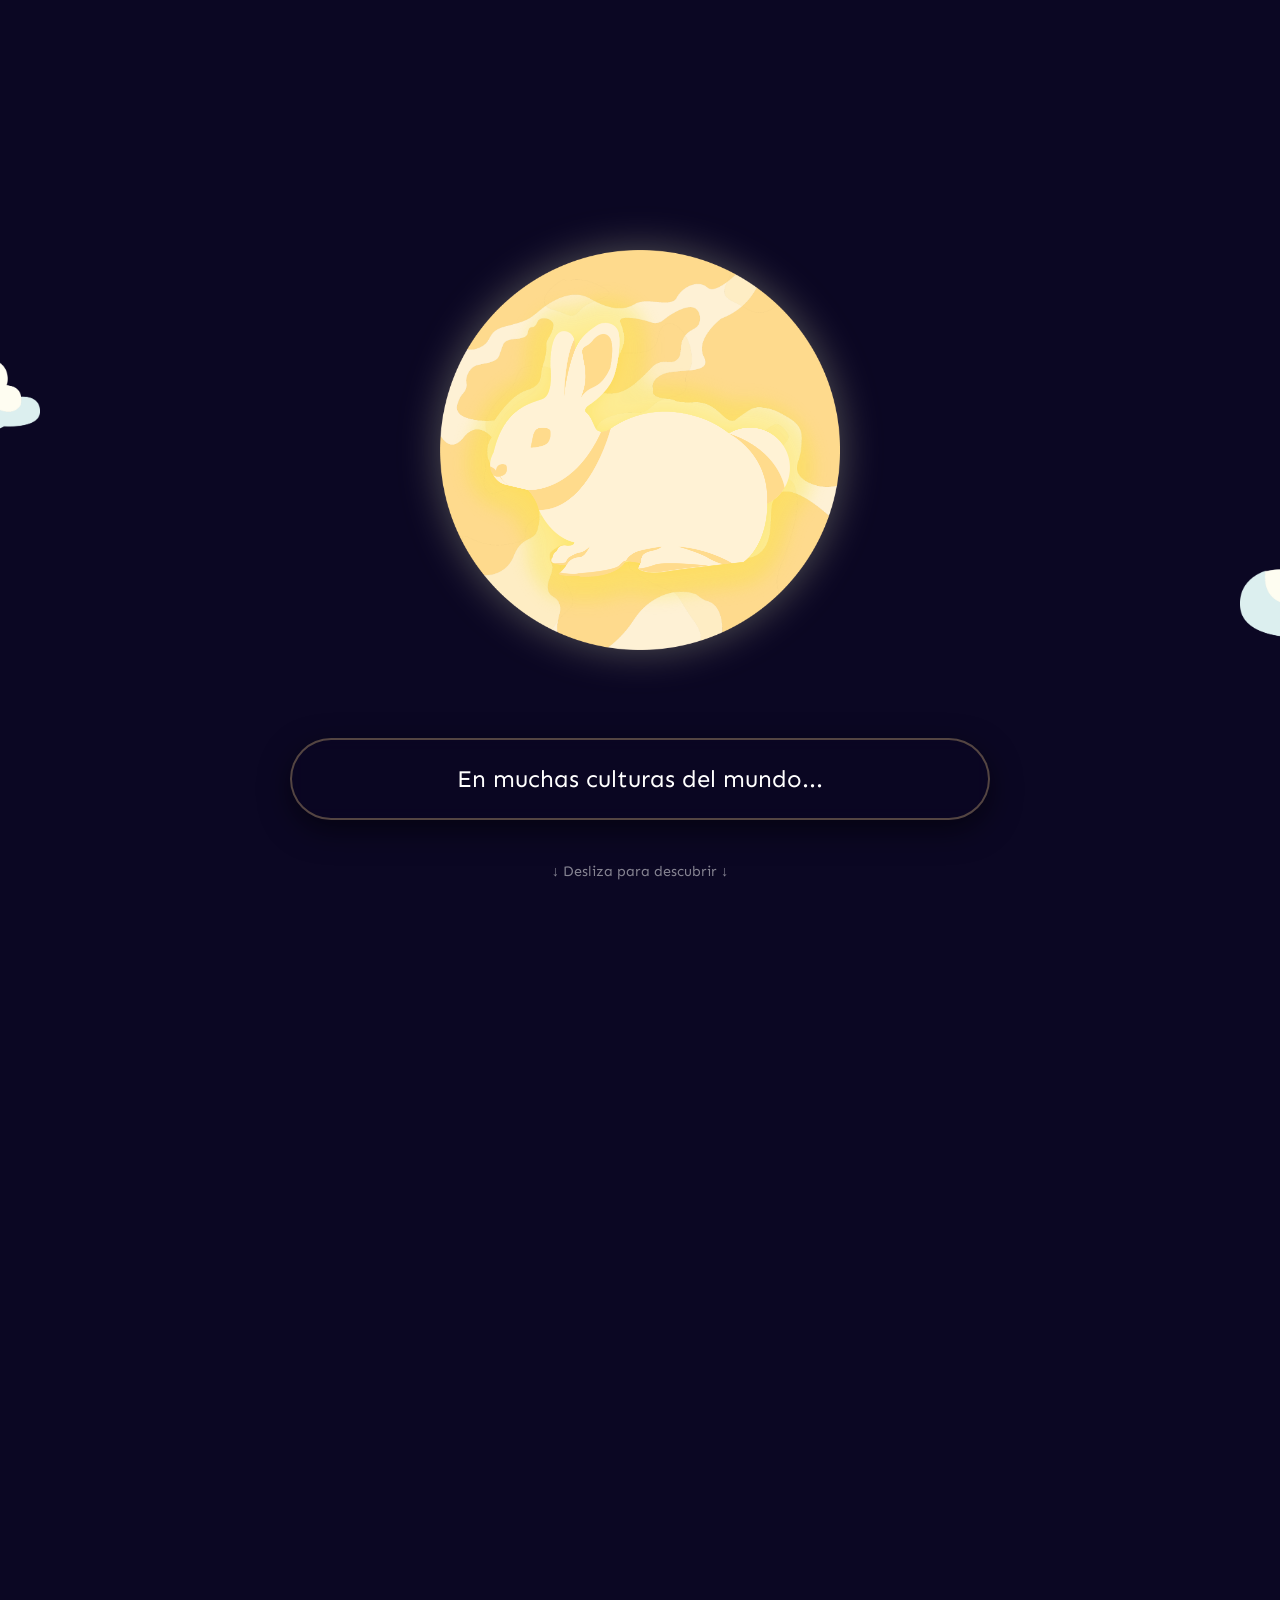
<file: index.html>
<!DOCTYPE html>
<html lang="es">
<head>
    <meta charset="UTF-8">
    <meta name="viewport" content="width=device-width, initial-scale=1.0">
    <title>El conejo en la Luna · Intro</title>

    <!-- Tipografía -->
    <link rel="preconnect" href="https://fonts.googleapis.com">
    <link rel="preconnect" href="https://fonts.gstatic.com" crossorigin>
    <link href="https://fonts.googleapis.com/css2?family=Sen:wght@400..800&display=swap" rel="stylesheet">
    
    <!-- CSS -->
    <link rel="stylesheet" href="styleCon.css">
</head>
<body>

    <!-- Pantalla fija con la escena -->
    <div class="pantalla-fija">
        
        <!-- Elementos visuales -->
        <div class="escena">
            <!-- Luna de fondo -->
            <img src="img/Luna.png" class="luna" alt="Luna">
            
            <!-- Resplandor (va entre luna y conejo) -->
            <img src="img/conejores.png" class="resplandor" alt="Resplandor">
            
            <!-- Nubes que se abren con el tiempo -->
            <img src="img/nube1.png" class="nube nube1" alt="Nube izquierda">
            <img src="img/nube2.png" class="nube nube2" alt="Nube derecha">
            
            <!-- CONEJO QUE ES EL BOTÓN (envuelto en un enlace) -->
            <a href="estante-culturas.html" class="enlace-conejo" id="conejoBoton">
                <img src="img/conejo.png" class="conejo" alt="Conejo en la luna - Haz clic para explorar">
            </a>
        </div>

        <!-- CONTENEDOR DE TEXTOS (siempre en la misma posición) -->
        <div class="contenedor-textos" id="contenedorTextos">
            <div class="texto-activo" id="texto1">En muchas culturas del mundo...</div>
            <div class="texto-activo" id="texto2">...las personas han mirado a la luna...</div>
            <div class="texto-activo" id="texto3">...y han visto la figura de un conejo.</div>
            <div class="texto-activo" id="texto4">Un mismo símbolo en diferentes regiones.</div>
            <div class="texto-activo" id="texto5">Haz clic en el conejo para descubrir las historias</div>
        </div>

        <!-- Pequeño indicador de scroll -->
        <div class="scroll-indicator">↓ Desliza para descubrir ↓</div>

    </div>

    <!-- JavaScript -->
    <script src="script.js"></script>
</body>
</html>
</file>
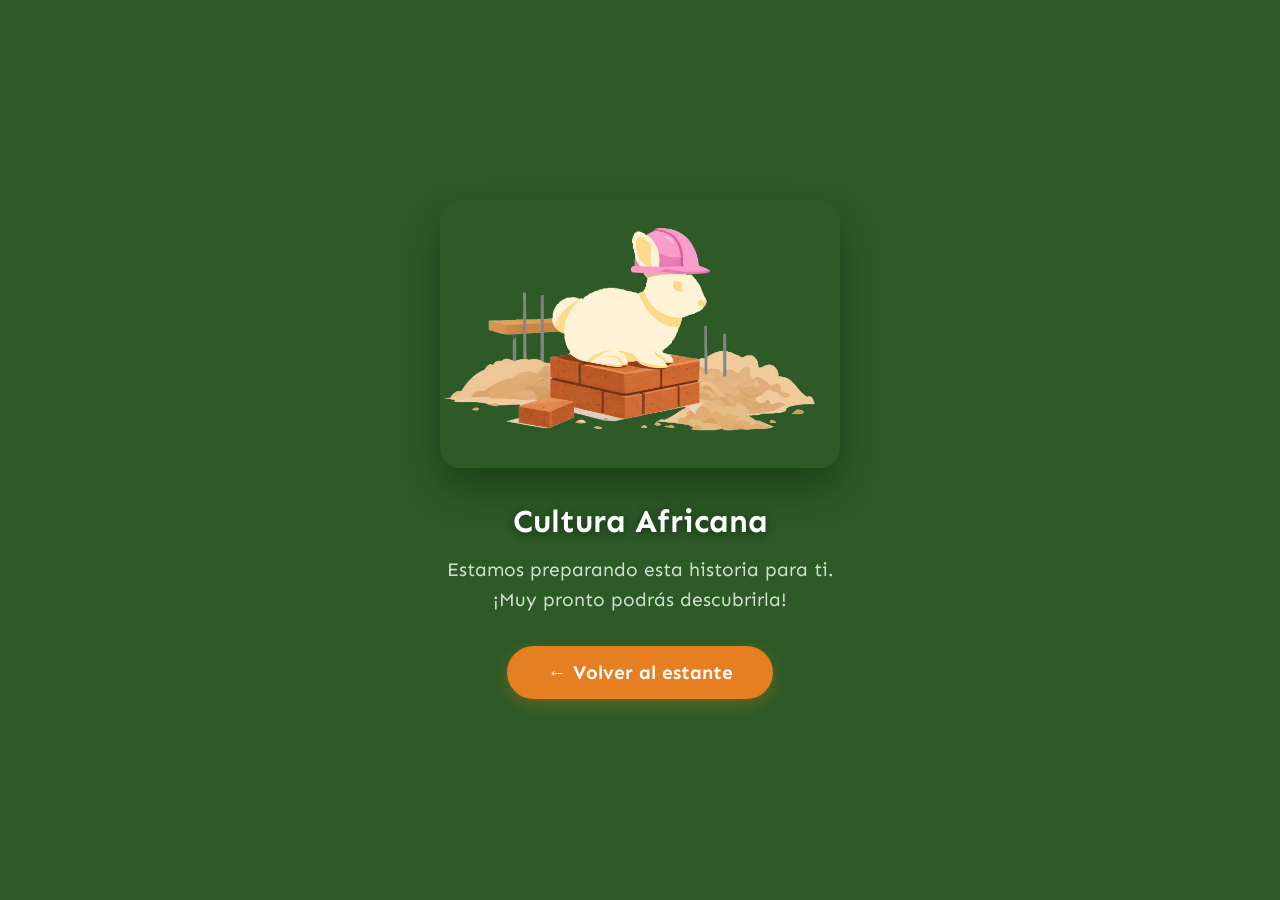
<file: cultura-africa.html>
<!DOCTYPE html>
<html lang="es">
<head>
    <meta charset="UTF-8">
    <meta name="viewport" content="width=device-width, initial-scale=1.0">
    <title>Cultura Africana · En construcción</title>
    <link rel="preconnect" href="https://fonts.googleapis.com">
    <link rel="preconnect" href="https://fonts.gstatic.com" crossorigin>
    <link href="https://fonts.googleapis.com/css2?family=Sen:wght@400;700&display=swap" rel="stylesheet">
    <style>
        * {
            margin: 0;
            padding: 0;
            box-sizing: border-box;
        }
        
        body {
            font-family: 'Sen', sans-serif;
            background: #2d5a27;
            display: flex;
            justify-content: center;
            align-items: center;
            min-height: 100vh;
            padding: 20px;
        }
        
        .contenedor {
            text-align: center;
            max-width: 600px;
        }
        
        img {
            width: 100%;
            max-width: 400px;
            margin-bottom: 30px;
            border-radius: 20px;
            box-shadow: 0 20px 40px rgba(0,0,0,0.3);
        }
        
        h2 {
            color: white;
            font-size: 2rem;
            margin-bottom: 15px;
            text-shadow: 0 2px 10px rgba(0,0,0,0.5);
        }
        
        p {
            color: rgba(255,255,255,0.8);
            font-size: 1.2rem;
            margin-bottom: 30px;
            line-height: 1.6;
        }
        
        .boton-regreso {
            display: inline-block;
            padding: 15px 40px;
            background: #e67e22;
            color: white;
            text-decoration: none;
            border-radius: 50px;
            font-size: 1.2rem;
            font-weight: bold;
            transition: all 0.3s;
            box-shadow: 0 5px 15px rgba(230, 126, 34, 0.3);
        }
        
        .boton-regreso:hover {
            transform: translateY(-3px);
            box-shadow: 0 10px 25px rgba(230, 126, 34, 0.5);
        }
    </style>
</head>
<body>
    <div class="contenedor">
        <img src="img/enproceso.png" alt="En construcción">
        <h2>Cultura Africana</h2>
        <p>Estamos preparando esta historia para ti.<br>¡Muy pronto podrás descubrirla!</p>
        <a href="estante-culturas.html" class="boton-regreso">← Volver al estante</a>
    </div>
</body>
</html>
</file>
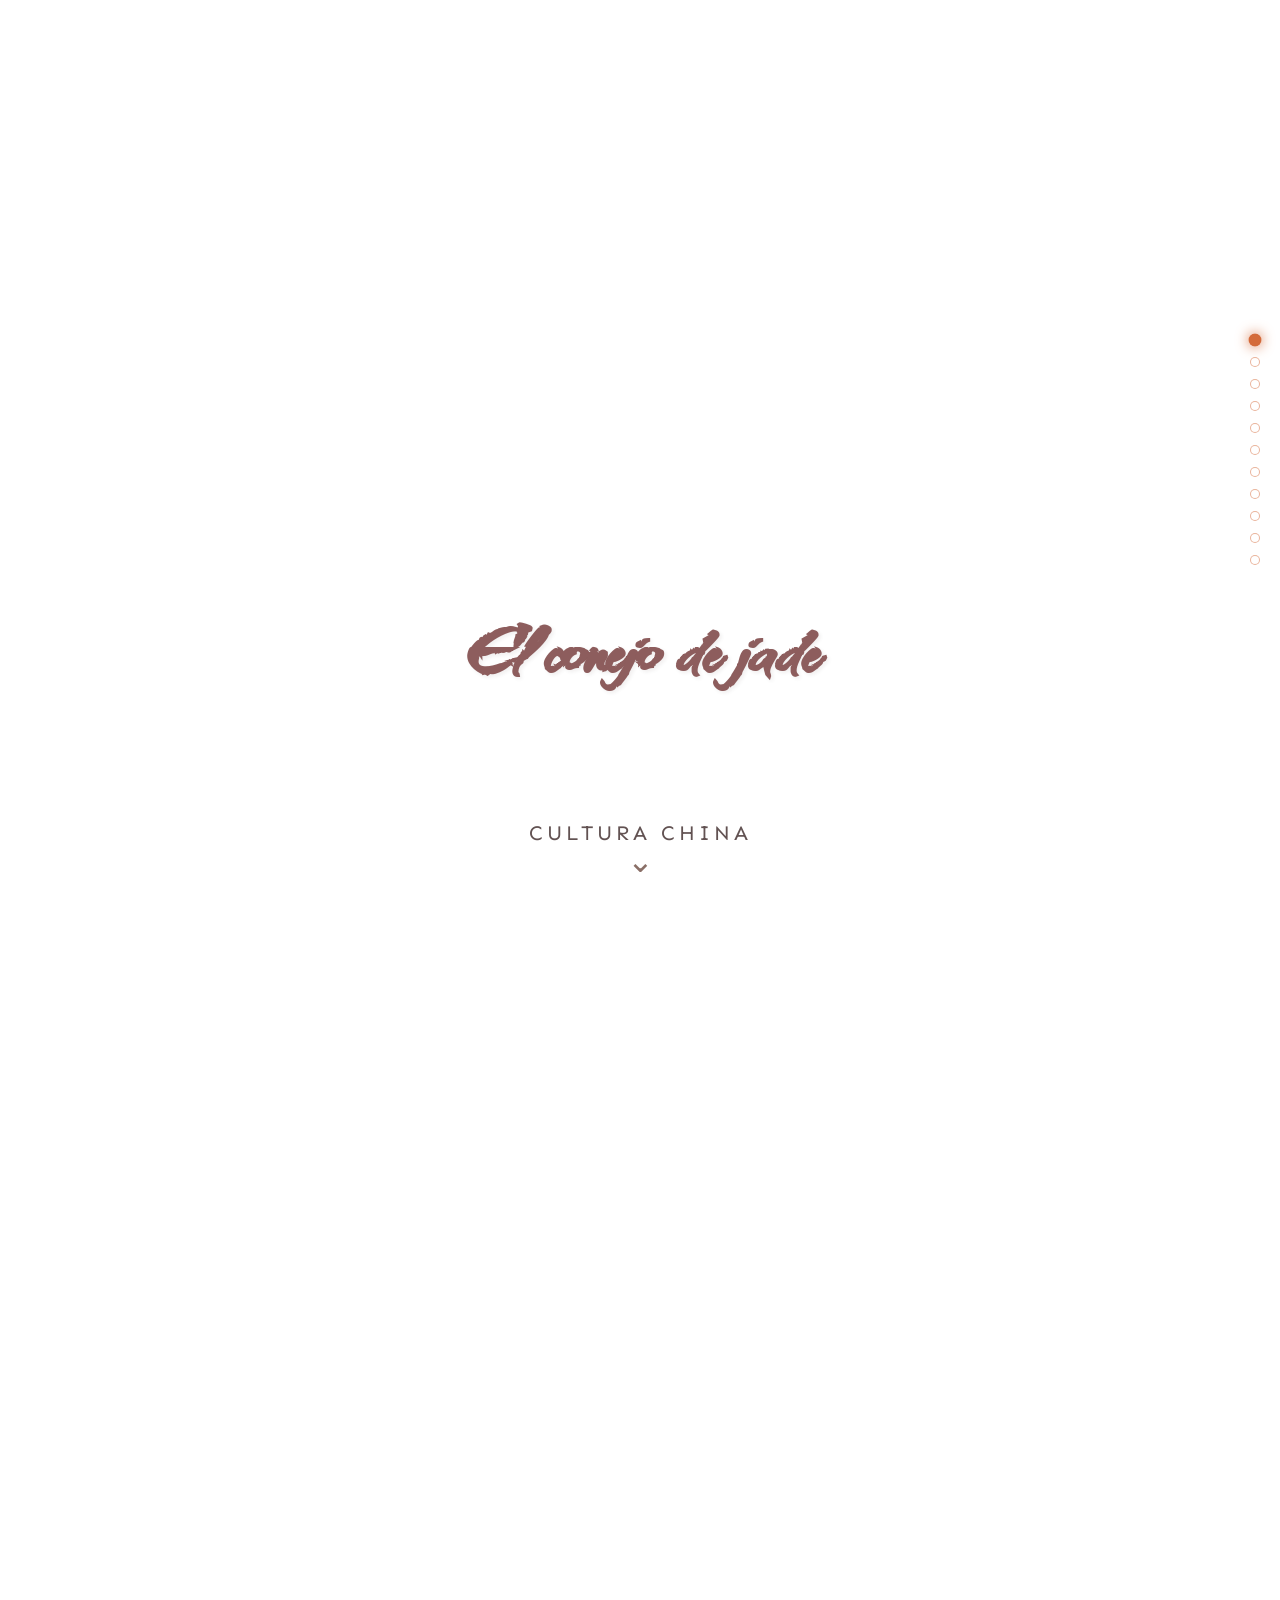
<file: cultura-china.html>
<!DOCTYPE html>
<html lang="es">
<head>
    <meta charset="UTF-8">
    <meta name="viewport" content="width=device-width, initial-scale=1.0">
    <title>El conejo de jade · Cultura China</title>

    <!-- Tipografía pincel -->
    <link rel="preconnect" href="https://fonts.googleapis.com">
    <link rel="preconnect" href="https://fonts.gstatic.com" crossorigin>
    <link href="https://fonts.googleapis.com/css2?family=Kolker+Brush&display=swap" rel="stylesheet">
    
    <!-- Tipografía general -->
    <link href="https://fonts.googleapis.com/css2?family=Sen:wght@400;700&display=swap" rel="stylesheet">
    
    <!-- CSS específico de China -->
    <link rel="stylesheet" href="cultura-china.css">
</head>
<body>

    <!-- Contenedor sticky principal -->
    <div class="pantalla-fija" id="pantallaChina">
        
        
        <div class="escena">
            
            
            
            <!-- Pantalla 1: Nubes acuarela -->
            <img src="img/nube-izq.png" class="nube-agua nube-izq" id="nubeIzq" alt="Nube acuarela">
            <img src="img/nube-der.png" class="nube-agua nube-der" id="nubeDer" alt="Nube acuarela">
            
            <!-- Pantalla 2: Chang'e -->
            <img src="img/change.png" class="personaje change" id="change" alt="Chang'e diosa lunar">
            
            <!-- Pantalla 3: Animales -->
            <img src="img/cmono.png" class="animal mono" id="mono" alt="Mono">
            <img src="img/czorro.png" class="animal zorro" id="zorro" alt="Zorro">
            <img src="img/cconejo.png" class="animal conejo-pequeno" id="conejoPequeno" alt="Conejito">
            
            <!-- Pantalla 4 y 9: Anciano -->
            <img src="img/anciano.png" class="fondo-completo anciano" id="anciano" alt="Anciano">
            
            <!-- Pantalla 5: Fruta y pescado -->
            <img src="img/fruta.png" class="objeto fruta" id="fruta" alt="Fruta">
            <img src="img/pescado.png" class="objeto pescado" id="pescado" alt="Pescado">
            
            <!-- Pantalla 6: Conejo pensando con idea -->
            <img src="img/conejo_pensando.png" class="personaje conejo-pensando" id="conejoPensando" alt="Conejo pensando">
            <img src="img/idea.png" class="efecto idea" id="idea" alt="Idea">
            
            <!-- Pantalla 7: Conejo sentado -->
            <img src="img/conejo_sentado.png" class="personaje conejo-sentado" id="conejoSentado" alt="Conejo sentado">
            
            <!-- Pantalla 8: Escena del fuego -->
            <img src="img/escenasalto.png" class="fondo-completo escena-fuego" id="escenaFuego" alt="Escenario">
            <img src="img/fogata_encendida.png" class="objeto fogata" id="fogataEncendida" alt="Fogata encendida">
            <img src="img/fogata_apagada.png" class="objeto fogata" id="fogataApagada" alt="Fogata apagada">
            <img src="img/conejo_salto.png" class="personaje conejo-salto" id="conejoSalto" alt="Conejo saltando">
            
            <!-- Pantalla 10: Conejo en luna -->
            <img src="img/conejo_enluna.png" class="fondo-completo conejo-luna" id="conejoLuna" alt="Conejo en la luna">
            
            <!-- Pantalla 11: Conejo lunar final -->
            <img src="img/conejo_lunar.png" class="personaje conejo-lunar-final" id="conejoLunarFinal" alt="Conejo lunar">
        </div>
        <!-- ========================================== -->
        <!-- TEXTOS (cambian con scroll)               -->
        <!-- ========================================== -->
        <div class="contenedor-textos" id="contenedorTextos">
            <!-- Pantalla 1 -->
            <div class="texto-activo titulo-principal" id="texto1">
                <h1 class="titulo-pincel">El conejo de jade</h1>
                <p class="subtitulo">Cultura china</p>
            </div>
            
            <!-- Pantalla 2 -->
            <div class="texto-activo texto-izquierda" id="texto2">
                En el cielo vive Chang'e, la diosa de la luna.<br>
                Y no está sola.<br>
                A su lado vive el Conejo de Jade.
            </div>
            
            <!-- Pantalla 3 -->
            <div class="texto-activo texto-inferior" id="texto3">
                Dicen que hace mucho tiempo, tres animales:<br>
                un mono, un zorro y un conejo
            </div>
            
            <!-- Pantalla 4 -->
            <div class="texto-activo texto-derecha" id="texto4">
                encontraron a un anciano hambriento en el bosque
            </div>
            
            <!-- Pantalla 5 (primer texto) -->
            <div class="texto-activo texto-inferior" id="texto5a">
                El mono le dio frutas.
            </div>
            
            <!-- Pantalla 5 (segundo texto) -->
            <div class="texto-activo texto-inferior" id="texto5b">
                El zorro le llevó pescado.
            </div>
            
            <!-- Pantalla 5 (tercer texto) -->
            <div class="texto-activo texto-inferior" id="texto5c">
                Pero el conejo no tenía nada
            </div>
            
            <!-- Pantalla 6 -->
            <div class="texto-activo texto-izquierda" id="texto6">
                Entonces pensó un momento...<br>
                y tomó una decisión.
            </div>
            
            <!-- Pantalla 7 -->
            <div class="texto-activo texto-derecha" id="texto7">
                "No tengo comida,<br>pero puedo ofrecerme yo."
            </div>
            
            <!-- Pantalla 8 (primer texto) -->
            <div class="texto-activo texto-inferior" id="texto8a">
                Saltó al fuego para convertirse en alimento.
            </div>
            
            <!-- Pantalla 8 (segundo texto) -->
            <div class="texto-activo texto-inferior" id="texto8b">
                Pero el anciano era en realidad un dios.
            </div>
            
            <!-- Pantalla 8 (tercer texto) -->
            <div class="texto-activo texto-inferior" id="texto8c">
                Apagó las llamas
            </div>
            
            <!-- Pantalla 9 -->
            <div class="texto-activo texto-derecha" id="texto9">
                le dijo:<br>
                —Tu corazón es puro—
            </div>
            
            <!-- Pantalla 10 -->
            <div class="texto-activo texto-inferior" id="texto10">
                Como premio, llevó al conejo a la luna.<br>
                Allí vive para siempre, moliendo con un mortero<br>
                el elixir de la vida eterna.
            </div>
            
            <!-- Pantalla 11 (primer texto) -->
            <div class="texto-activo texto-izquierda" id="texto11a">
                En China, cuando la luna está llena y brillante,<br>
                muchos niños dicen:<br>
                —¡Mira! ¡Ahí está el conejo<br>
                preparando medicina mágica!—
            </div>
            
            <!-- Pantalla 11 (segundo texto) -->
            <div class="texto-activo texto-derecha" id="texto11b">
                —¡Mira! ¡Ahí está el conejo<br>
                preparando medicina mágica!—
            </div>
        </div>
        
        <!-- Indicador de scroll (sutil) -->
        <div class="scroll-indicator">⌄</div>
    </div>
<!-- INDICADOR DE PUNTITOS -->
<div class="puntitos-container">
    <div class="puntito puntito-activo"></div>
    <div class="puntito"></div>
    <div class="puntito"></div>
    <div class="puntito"></div>
    <div class="puntito"></div>
    <div class="puntito"></div>
    <div class="puntito"></div>
    <div class="puntito"></div>
    <div class="puntito"></div>
    <div class="puntito"></div>
    <div class="puntito"></div>
   

</div>
    <script src="cultura-china.js"></script>
<div class="pantalla-final" id="pantallaFinal">
            <div class="fondo-negro"></div>
            <a href="estante-culturas.html" class="boton-final">
                <span>Volver al estante</span>
            </a>
        </div>


</body>
</html>
</file>
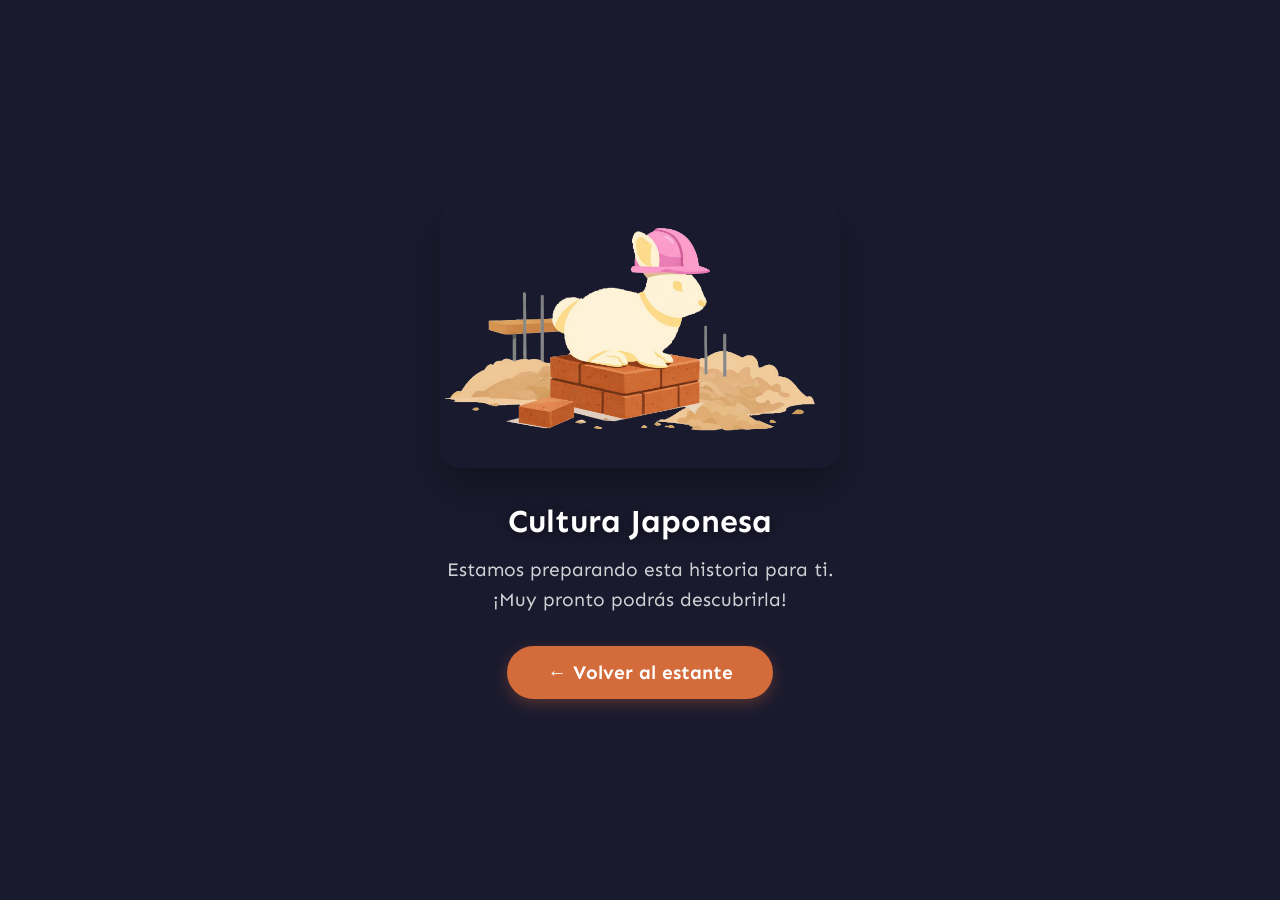
<file: cultura-japon.html>
<!DOCTYPE html>
<html lang="es">
<head>
    <meta charset="UTF-8">
    <meta name="viewport" content="width=device-width, initial-scale=1.0">
    <title>Cultura Japonesa · En construcción</title>
    <link rel="preconnect" href="https://fonts.googleapis.com">
    <link rel="preconnect" href="https://fonts.gstatic.com" crossorigin>
    <link href="https://fonts.googleapis.com/css2?family=Sen:wght@400;700&display=swap" rel="stylesheet">
    <style>
        * {
            margin: 0;
            padding: 0;
            box-sizing: border-box;
        }
        
        body {
            font-family: 'Sen', sans-serif;
            background: #1a1a2e;
            display: flex;
            justify-content: center;
            align-items: center;
            min-height: 100vh;
            padding: 20px;
        }
        
        .contenedor {
            text-align: center;
            max-width: 600px;
        }
        
        img {
            width: 100%;
            max-width: 400px;
            margin-bottom: 30px;
            border-radius: 20px;
            box-shadow: 0 20px 40px rgba(0,0,0,0.3);
        }
        
        h2 {
            color: white;
            font-size: 2rem;
            margin-bottom: 15px;
            text-shadow: 0 2px 10px rgba(0,0,0,0.5);
        }
        
        p {
            color: rgba(255,255,255,0.8);
            font-size: 1.2rem;
            margin-bottom: 30px;
            line-height: 1.6;
        }
        
        .boton-regreso {
            display: inline-block;
            padding: 15px 40px;
            background: #D46B3A;
            color: white;
            text-decoration: none;
            border-radius: 50px;
            font-size: 1.2rem;
            font-weight: bold;
            transition: all 0.3s;
            box-shadow: 0 5px 15px rgba(212, 107, 58, 0.3);
        }
        
        .boton-regreso:hover {
            transform: translateY(-3px);
            box-shadow: 0 10px 25px rgba(212, 107, 58, 0.5);
        }
        
        .boton-regreso:active {
            transform: translateY(0);
        }
    </style>
</head>
<body>
    <div class="contenedor">
        <img src="img/enproceso.png" alt="En construcción">
        <h2>Cultura Japonesa</h2>
        <p>Estamos preparando esta  historia para ti.<br>¡Muy pronto podrás descubrirla!</p>
        <a href="estante-culturas.html" class="boton-regreso">← Volver al estante</a>
    </div>
</body>
</html>
</file>
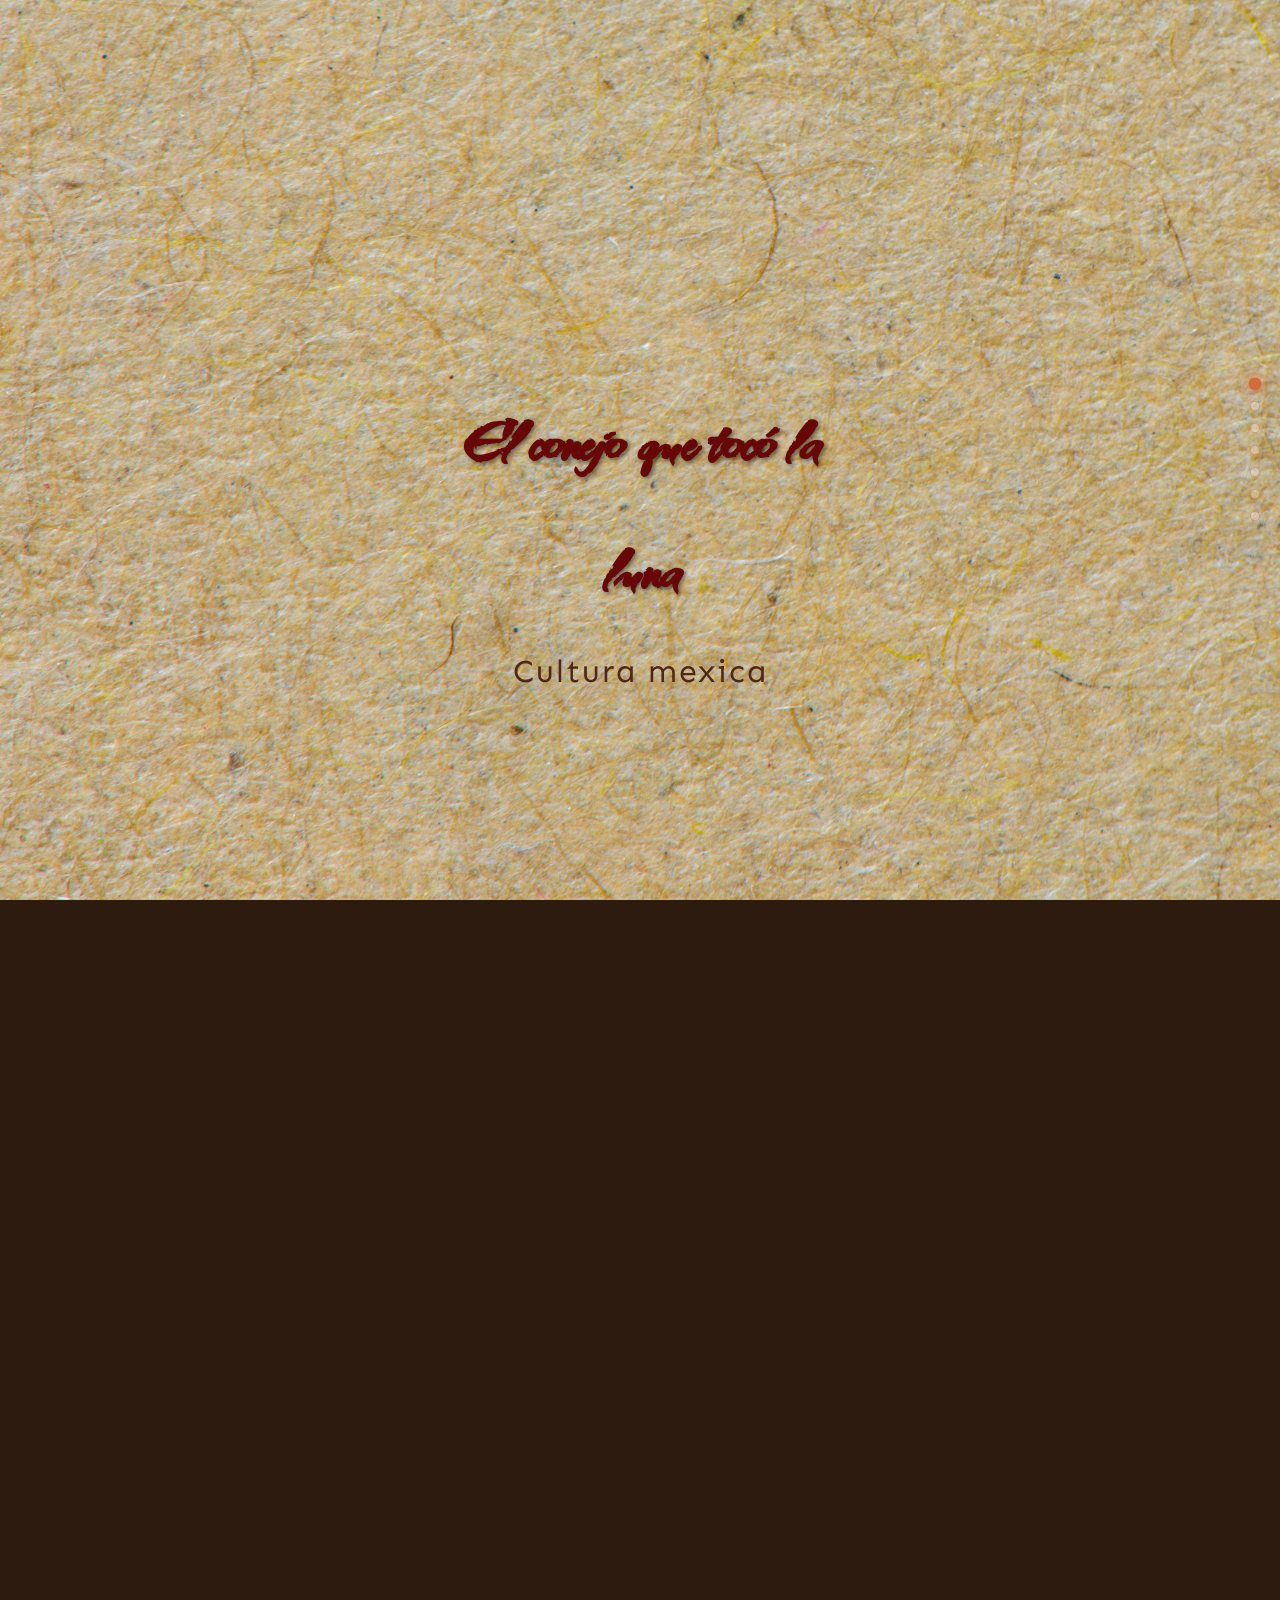
<file: cultura-mexica.html>
<!DOCTYPE html>
<html lang="es">
<head>
    <meta charset="UTF-8">
    <meta name="viewport" content="width=device-width, initial-scale=1.0">
    <title>El conejo que tocó la luna · Cultura Mexica</title>

    <!-- Tipografías -->
    <link rel="preconnect" href="https://fonts.googleapis.com">
    <link rel="preconnect" href="https://fonts.gstatic.com" crossorigin>
    <link href="https://fonts.googleapis.com/css2?family=Sen:wght@400;700&display=swap" rel="stylesheet">
    
    <!-- Tipografía pincel -->
    <link rel="preconnect" href="https://fonts.googleapis.com">
    <link rel="preconnect" href="https://fonts.gstatic.com" crossorigin>
    <link href="https://fonts.googleapis.com/css2?family=Kolker+Brush&display=swap" rel="stylesheet">
    <!-- CSS específico -->

    <link rel="stylesheet" href="cultura-mexica.css">
</head>
<body>

    <div class="pantalla-fija" id="pantallaMexica">
        
        <!-- ========================================== -->
        <!-- ESCENA (elementos visuales) -->
        <!-- ========================================== -->
        <div class="escena">
            
            <!-- Fondo textura (siempre visible) -->
            <img src="img/texturam.jpg" class="fondo-textura" id="fondoTextura">
            
            <!-- Mapa del mundo (pantalla 2) -->
            <img src="img/mapam.png" class="mapa" id="mapa">
            
            <!-- Tierra / suelo (base) -->
            <img src="img/tierra.jpg" class="suelo" id="tierra">
            
            <!-- Río (reemplaza a tierra) -->
            <img src="img/rio.png" class="suelo rio" id="rio">
            
            <!-- Quetzalcóatl -->
            <img src="img/quetz.png" class="quetzal" id="quetzal">
            
            <!-- Sol y luna -->
            <img src="img/solm.png" class="sol" id="sol">
            <img src="img/lunam.png" class="luna" id="luna">
            
            <!-- Montaña -->
            <img src="img/montana.png" class="montana" id="montana">
            
            <!-- Ideogramas de voz -->
            <img src="img/voz.png" class="voz voz-derecha" id="vozDerecha">
            <img src="img/voz2.png" class="voz voz-izquierda" id="vozIzquierda">
            
            <!-- Conejo -->
            <img src="img/mconejo.png" class="conejo" id="conejo">
            
            <!-- Manos sosteniendo conejo -->
            <img src="img/manconejo.png" class="manos" id="manos">
            
            <!-- Conejo en la luna (final) -->
            <img src="img/lunaconmex.png" class="conejo-luna-final" id="conejoLunaFinal">
        </div>

        <!-- ========================================== -->
        <!-- TEXTOS (formato similar a China) -->
        <!-- ========================================== -->
        <div class="contenedor-textos" id="contenedorTextos">
            
            <!-- Pantalla 1: Título -->
            <div class="texto-activo titulo-principal" id="texto1">
                <h1 class="titulo-pincel">El conejo que tocó la luna</h1>
                <p class="subtitulo">Cultura mexica</p>
            </div>
            
            <!-- Pantalla 2: Texto inicial -->
            <div class="texto-activo texto-inferior" id="texto2">
                Hace mucho, mucho tiempo, cuando los dioses todavía caminaban por la Tierra
            </div>
            
            <!-- Pantalla 3: Textos superiores -->
            <div class="texto-activo texto-superior" id="texto3">
                Quetzalcóatl decidió viajar para conocer el mundo.
            </div>
            
            <div class="texto-activo texto-superior" id="texto4">
                Caminó durante días y noches
            </div>
            
            <div class="texto-activo texto-superior" id="texto5">
                Cruzó montañas, ríos y desiertos
            </div>
            
            <!-- Pantalla 4: Textos medios -->
            <div class="texto-activo texto-centro" id="texto6">
                Hasta que un día, muy cansado y con mucha hambre, se sentó bajo el cielo oscuro
            </div>
            
            <div class="texto-activo texto-centro" id="texto7">
                – Tengo hambre… y no traje nada para comer – dijo en voz baja.
            </div>
            
            <div class="texto-activo texto-centro" id="texto8">
                Un pequeño conejo que pastaba cerca lo escuchó. Se acercó con cuidado.
            </div>
            
            <!-- Pantalla 5: Diálogos -->
            <div class="texto-activo texto-centro" id="texto9">
                – Yo solo como hierba – dijo el conejo –. Pero si tienes hambre, puedes comerme a mí.
            </div>
            
            <div class="texto-activo texto-centro" id="texto10">
                Quetzalcóatl abrió los ojos sorprendido.<br>– ¿Te ofrecerías para salvarme?
            </div>
            
            <div class="texto-activo texto-centro" id="texto11">
                – Sí. Sí eso te ayuda, vale la pena.
            </div>
            
            <!-- Pantalla 5: Manos -->
            <div class="texto-activo texto-izquierda" id="texto12">
                El dios se conmovió tanto que levantó al conejo en sus brazos y lo acercó al cielo.
            </div>
            
            <div class="texto-activo texto-izquierda" id="texto13">
                – No te comeré. Pero todos recordarán tu bondad.
            </div>
            
            <!-- Pantalla 6: Final -->
            <div class="texto-activo texto-izquierda" id="texto14">
                Entonces, lo estampó suavemente contra la luna brillante.<br><br>
                Desde esa noche, cuando miramos la luna llena, podemos ver la silueta de un conejo.<br><br>
                Y así, un pequeño acto de generosidad se volvió eterno.
            </div>
        </div>

        <!-- ========================================== -->
        <!-- PANTALLA FINAL (regreso al estante) -->
        <!-- ========================================== -->
        <div class="pantalla-final" id="pantallaFinal">
            <div class="fondo-negro"></div>
            <a href="estante-culturas.html" class="boton-final">
                
                <span>Volver al estante</span>
            </a>
        </div>
        
        <!-- Indicador de scroll -->
        <div class="scroll-indicator">⌄</div>
    </div>
<div class="puntitos-container">
    <div class="puntito puntito-activo"></div>
    <div class="puntito"></div>
    <div class="puntito"></div>
    <div class="puntito"></div>
    <div class="puntito"></div>
    <div class="puntito"></div>
    <div class="puntito"></div>
</div>
    <script src="cultura-mexica.js"></script>
</body>
</html>
</file>
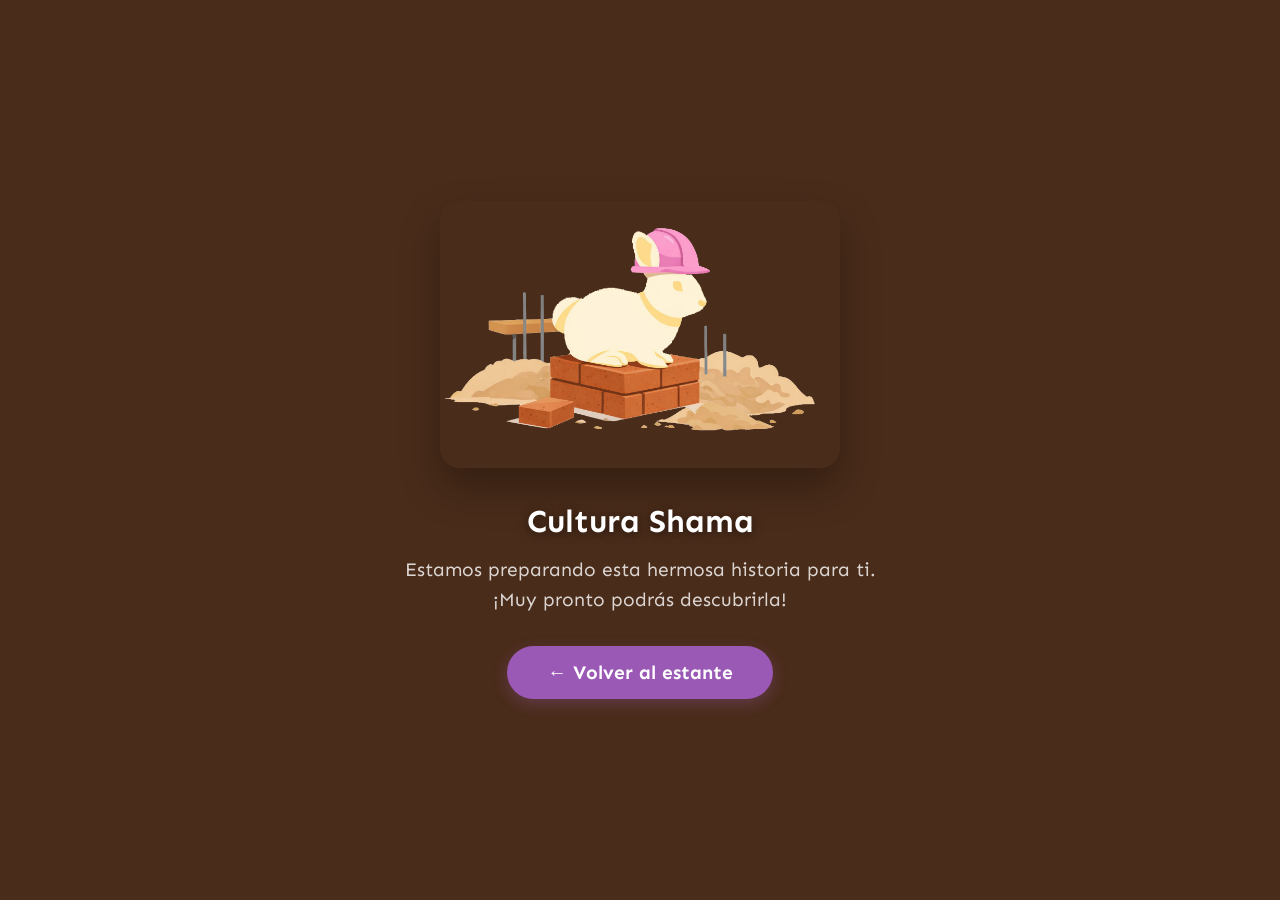
<file: cultura-shama.html>
<!DOCTYPE html>
<html lang="es">
<head>
    <meta charset="UTF-8">
    <meta name="viewport" content="width=device-width, initial-scale=1.0">
    <title>Cultura Shama · En construcción</title>
    <link rel="preconnect" href="https://fonts.googleapis.com">
    <link rel="preconnect" href="https://fonts.gstatic.com" crossorigin>
    <link href="https://fonts.googleapis.com/css2?family=Sen:wght@400;700&display=swap" rel="stylesheet">
    <style>
        * {
            margin: 0;
            padding: 0;
            box-sizing: border-box;
        }
        
        body {
            font-family: 'Sen', sans-serif;
            background: #4a2c1a;
            display: flex;
            justify-content: center;
            align-items: center;
            min-height: 100vh;
            padding: 20px;
        }
        
        .contenedor {
            text-align: center;
            max-width: 600px;
        }
        
        img {
            width: 100%;
            max-width: 400px;
            margin-bottom: 30px;
            border-radius: 20px;
            box-shadow: 0 20px 40px rgba(0,0,0,0.3);
        }
        
        h2 {
            color: white;
            font-size: 2rem;
            margin-bottom: 15px;
            text-shadow: 0 2px 10px rgba(0,0,0,0.5);
        }
        
        p {
            color: rgba(255,255,255,0.8);
            font-size: 1.2rem;
            margin-bottom: 30px;
            line-height: 1.6;
        }
        
        .boton-regreso {
            display: inline-block;
            padding: 15px 40px;
            background: #9b59b6;
            color: white;
            text-decoration: none;
            border-radius: 50px;
            font-size: 1.2rem;
            font-weight: bold;
            transition: all 0.3s;
            box-shadow: 0 5px 15px rgba(155, 89, 182, 0.3);
        }
        
        .boton-regreso:hover {
            transform: translateY(-3px);
            box-shadow: 0 10px 25px rgba(155, 89, 182, 0.5);
        }
    </style>
</head>
<body>
    <div class="contenedor">
        <img src="img/enproceso.png" alt="En construcción">
        <h2>Cultura Shama</h2>
        <p>Estamos preparando esta hermosa historia para ti.<br>¡Muy pronto podrás descubrirla!</p>
        <a href="estante-culturas.html" class="boton-regreso">← Volver al estante</a>
    </div>
</body>
</html>
</file>
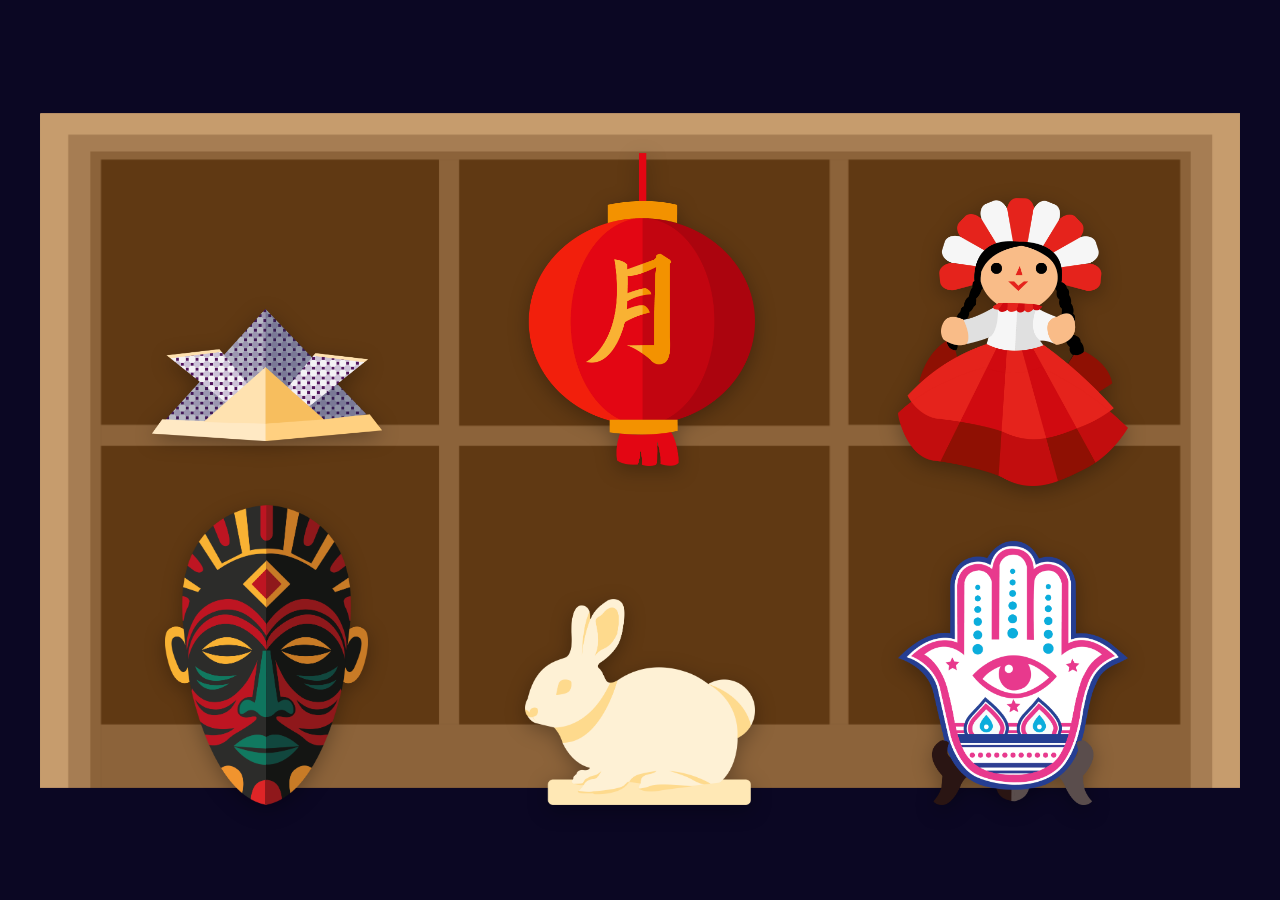
<file: estante-culturas.html>
<!DOCTYPE html>
<html lang="es">
<head>
    <meta charset="UTF-8">
    <meta name="viewport" content="width=device-width, initial-scale=1.0">
    <title>Estante de culturas · Conejo en la Luna</title>

    <!-- Tipografía (la misma para consistencia) -->
    <link rel="preconnect" href="https://fonts.googleapis.com">
    <link rel="preconnect" href="https://fonts.gstatic.com" crossorigin>
    <link href="https://fonts.googleapis.com/css2?family=Sen:wght@400..800&display=swap" rel="stylesheet">
    
    <!-- CSS ESPECÍFICO DEL ESTANTE -->
    <link rel="stylesheet" href="estante.css">
</head>
<body>
    <div class="estante-container">
        
        
        <!-- Grid de 3x2 con los objetos -->
        <div class="grid-objetos">
            
            <!-- PRIMERA FILA -->
            
            <!-- 1. Japón (columna 1, fila 1) -->
            <div class="celda-objeto">
                <a href="cultura-japon.html" class="objeto-link">
                    <img src="img/japon.png" alt="Cultura Japonesa" class="objeto" id="objeto-japon">
                    <span class="objeto-tooltip">Japón</span>
                </a>
            </div>
            
            <!-- 2. China (columna 2, fila 1) -->
            <div class="celda-objeto">
                <a href="cultura-china.html" class="objeto-link">
                    <img src="img/china.png" alt="Cultura China" class="objeto" id="objeto-china">
                    <span class="objeto-tooltip">China</span>
                </a>
            </div>
            
            <!-- 3. Mexica (columna 3, fila 1) -->
            <div class="celda-objeto">
                <a href="cultura-mexica.html" class="objeto-link">
                    <img src="img/mexica.png" alt="Cultura Mexica" class="objeto" id="objeto-mexica">
                    <span class="objeto-tooltip">Mexica</span>
                </a>
            </div>
            
            <!-- SEGUNDA FILA -->
            
            <!-- 4. África (columna 1, fila 2) -->
            <div class="celda-objeto">
                <a href="cultura-africa.html" class="objeto-link">
                    <img src="img/africa.png" alt="Cultura Africana" class="objeto" id="objeto-africa">
                    <span class="objeto-tooltip">África</span>
                </a>
            </div>
            
            <!-- 5. Conejo de cerámica (columna 2, fila 2) - REGRESO AL INICIO -->
            <div class="celda-objeto">
                <a href="index.html" class="objeto-link">
                    <img src="img/conejo_2.png" alt="Volver al inicio" class="objeto" id="objeto-conejo">
                    <span class="objeto-tooltip">Volver al inicio</span>
                </a>
            </div>
            
            <!-- 6. Shama (columna 3, fila 2) -->
            <div class="celda-objeto">
                <a href="cultura-shama.html" class="objeto-link">
                    <img src="img/shama.png" alt="Cultura Shama" class="objeto" id="objeto-shama">
                    <span class="objeto-tooltip">Shama</span>
                </a>
            </div>
        </div>
    </div>
    
</body>
</html>
</file>
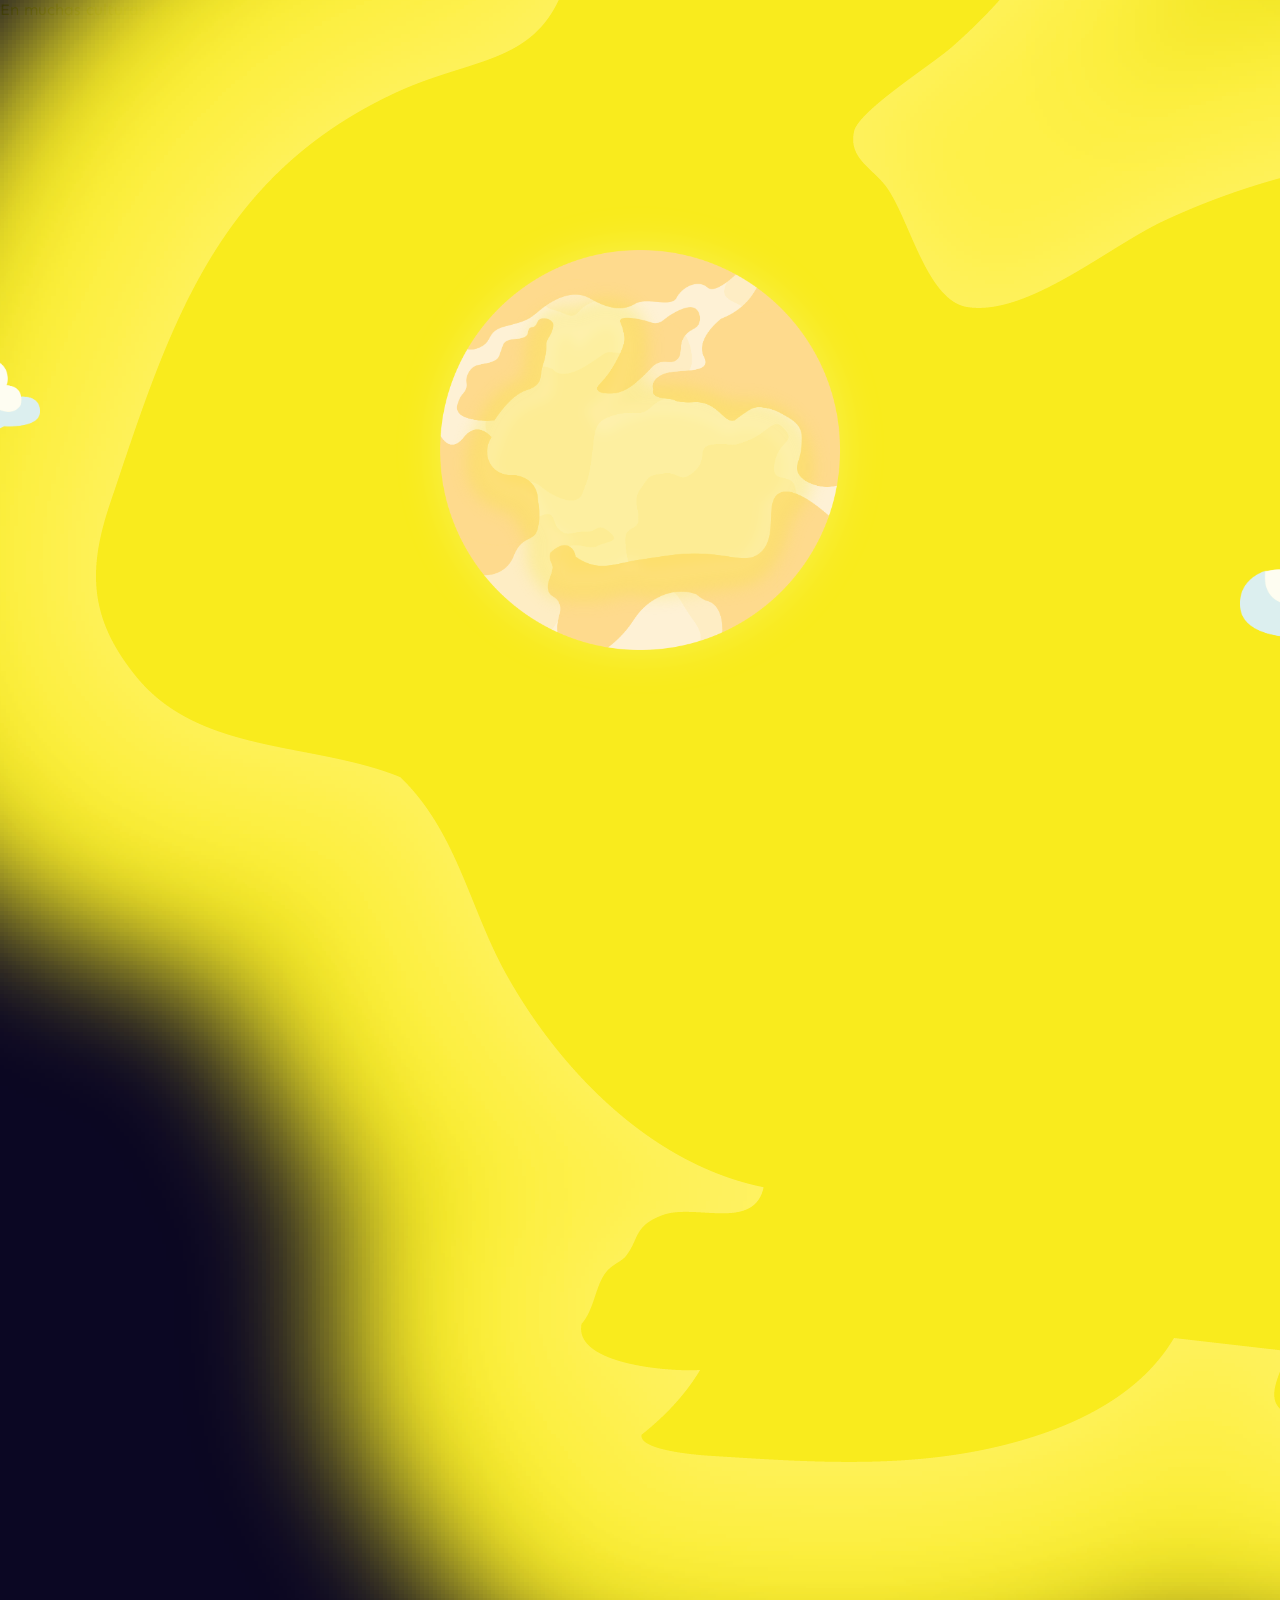
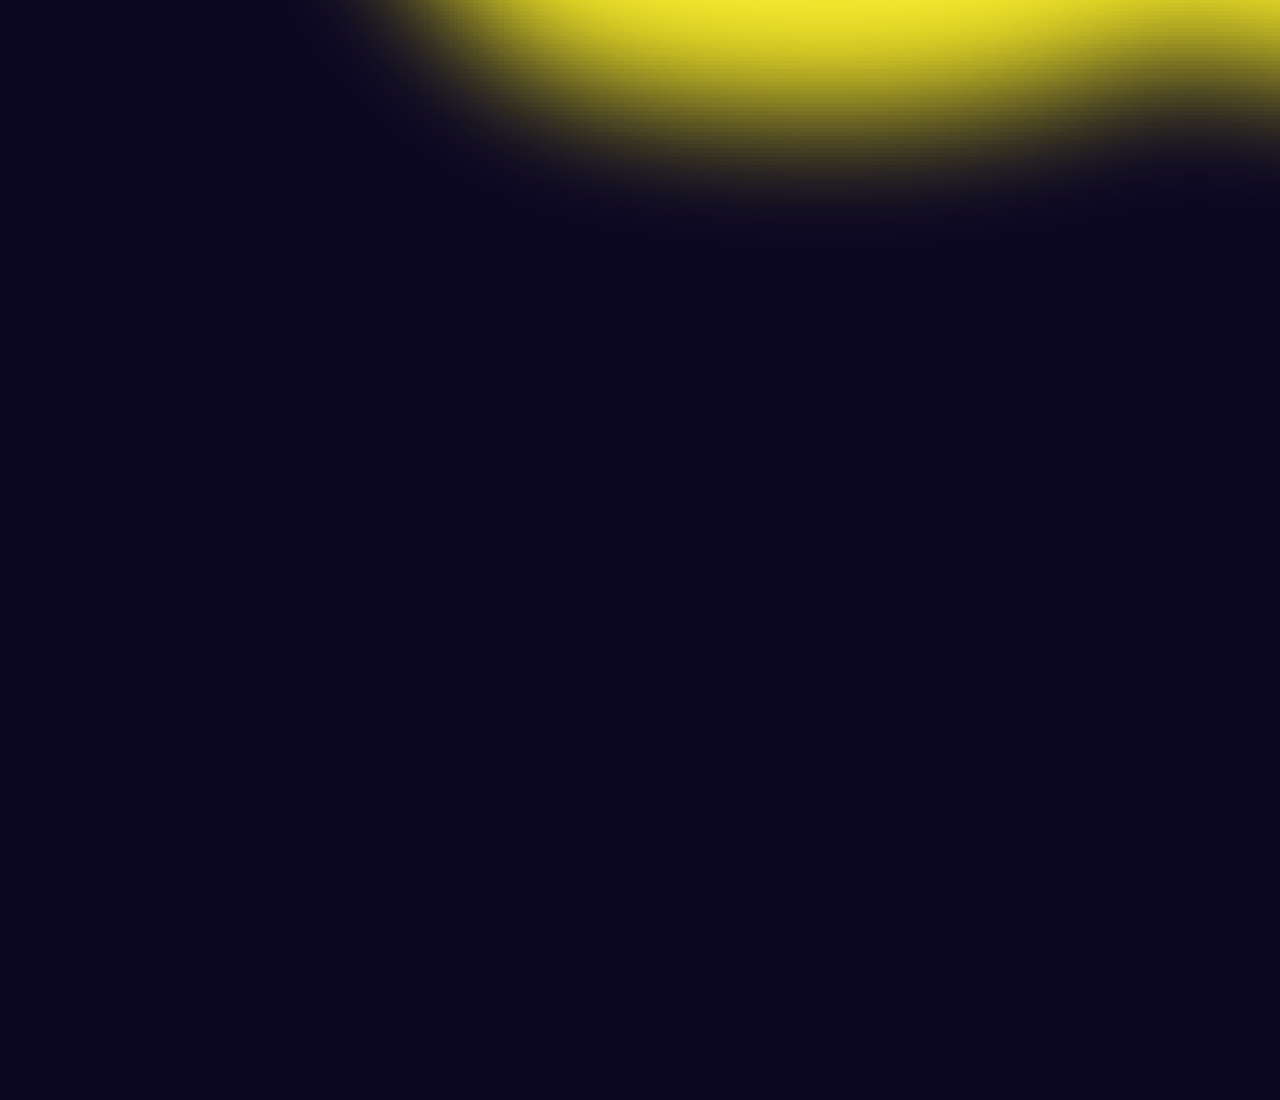
<file: ProyectoConejop1saved.html>
<!DOCTYPE html>
<html lang="es">
<head>
    <meta charset="UTF-8">
    <meta name="viewport">
    <title>El conejo en la Luna</title>

    <link rel="stylesheet" href="styleCon.css">

    <!--*tipografia*-->
    <link rel="preconnect" href="https://fonts.googleapis.com">
    <link rel="preconnect" href="https://fonts.gstatic.com" crossorigin>
    <link href="https://fonts.googleapis.com/css2?family=Sen:wght@400..800&display=swap" rel="stylesheet">
    <!--*tipografia*-->
</head>
<body>
    
    <section class="intro">
    <div class="escena">
        <img src="img/Luna.png" class="luna">
        <img src="img/nube1.png" class="nube nube1">
        <img src="img/nube2.png" class="nube nube2">
        
        <img src="img/conejo.png" class="conejo">
        <img src="img/conejores.png" class="resplandor">
        <img src="img/conejoil.png" class="resplandormas">
       <!-- <img src="img/conejo_2.png" class="ceramica"> -->
    </div>
    
        
   <div class="textoIntro">
        <p>En muchas culturas del mundo, las personas han mirado la luna 
            y han visto la figura de un pequeño conejo.</p>
            
        </div>
    </section>
</body>
</html>
</file>
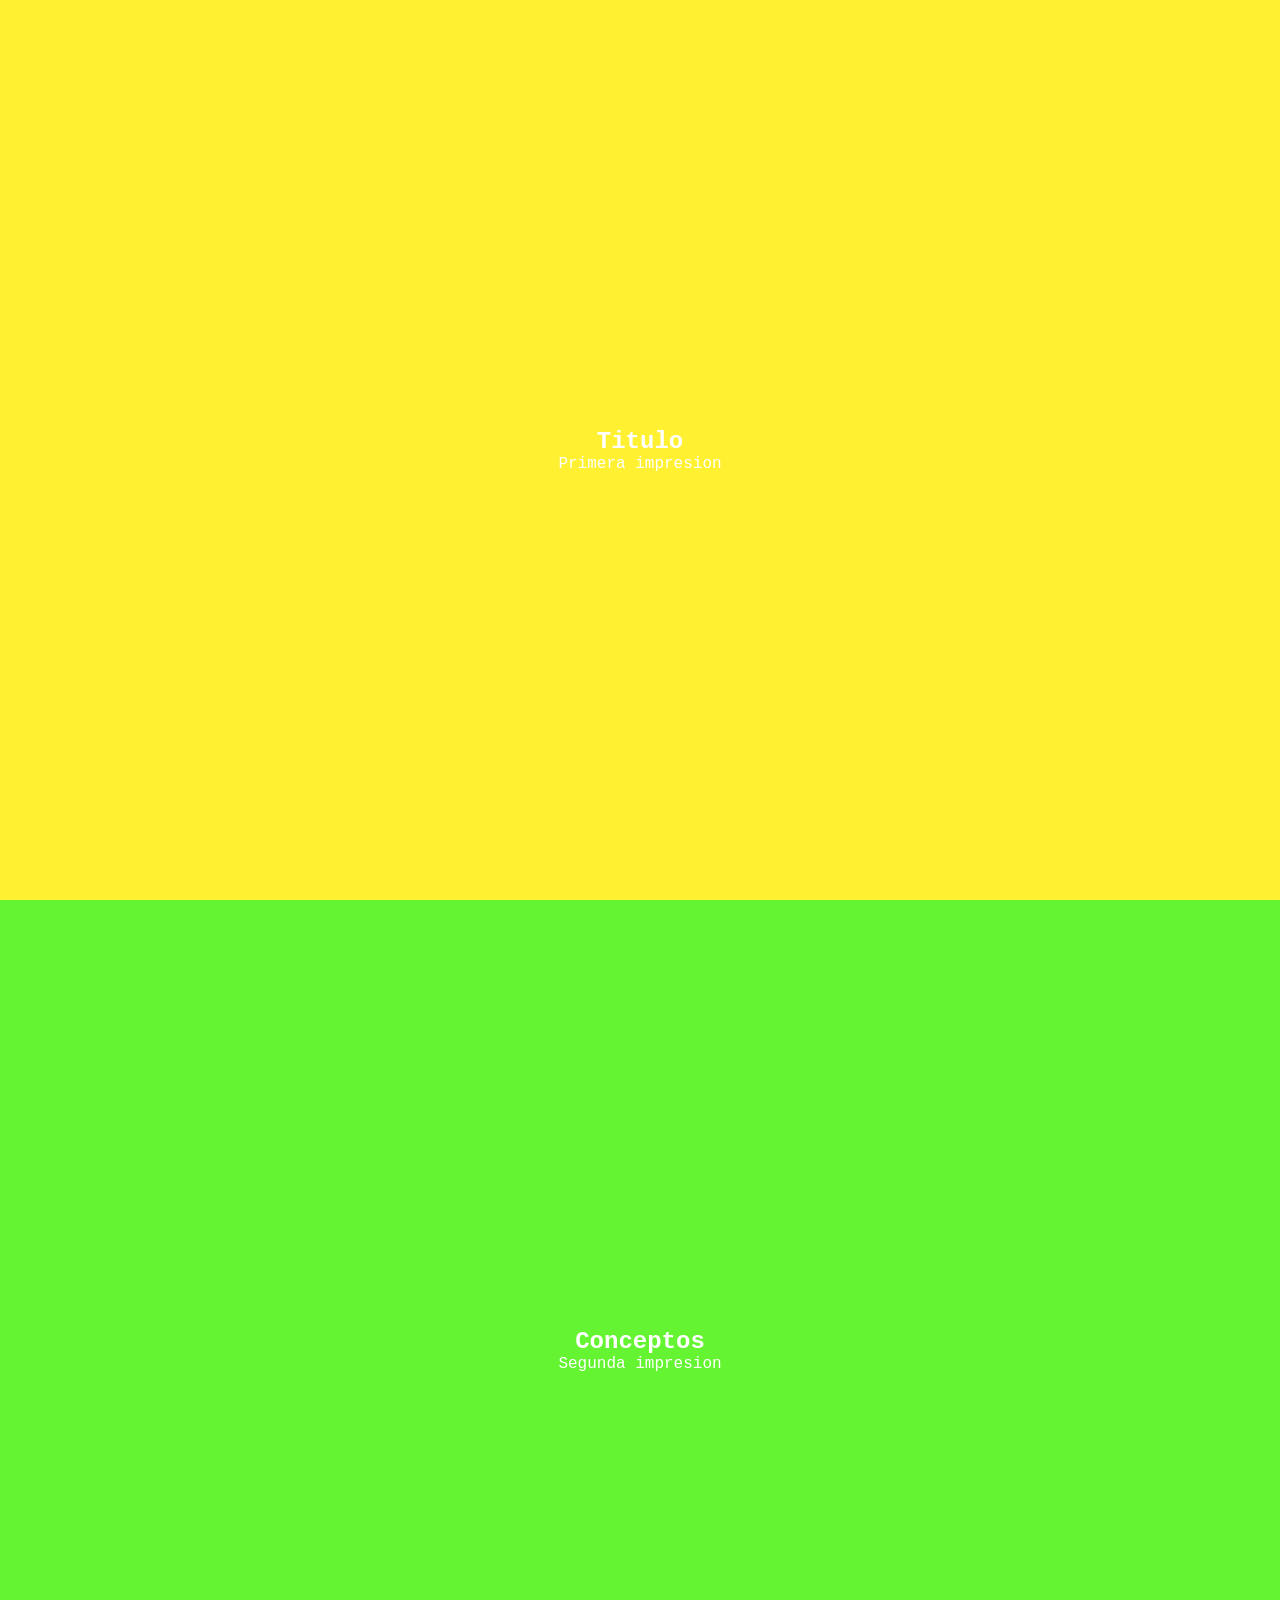
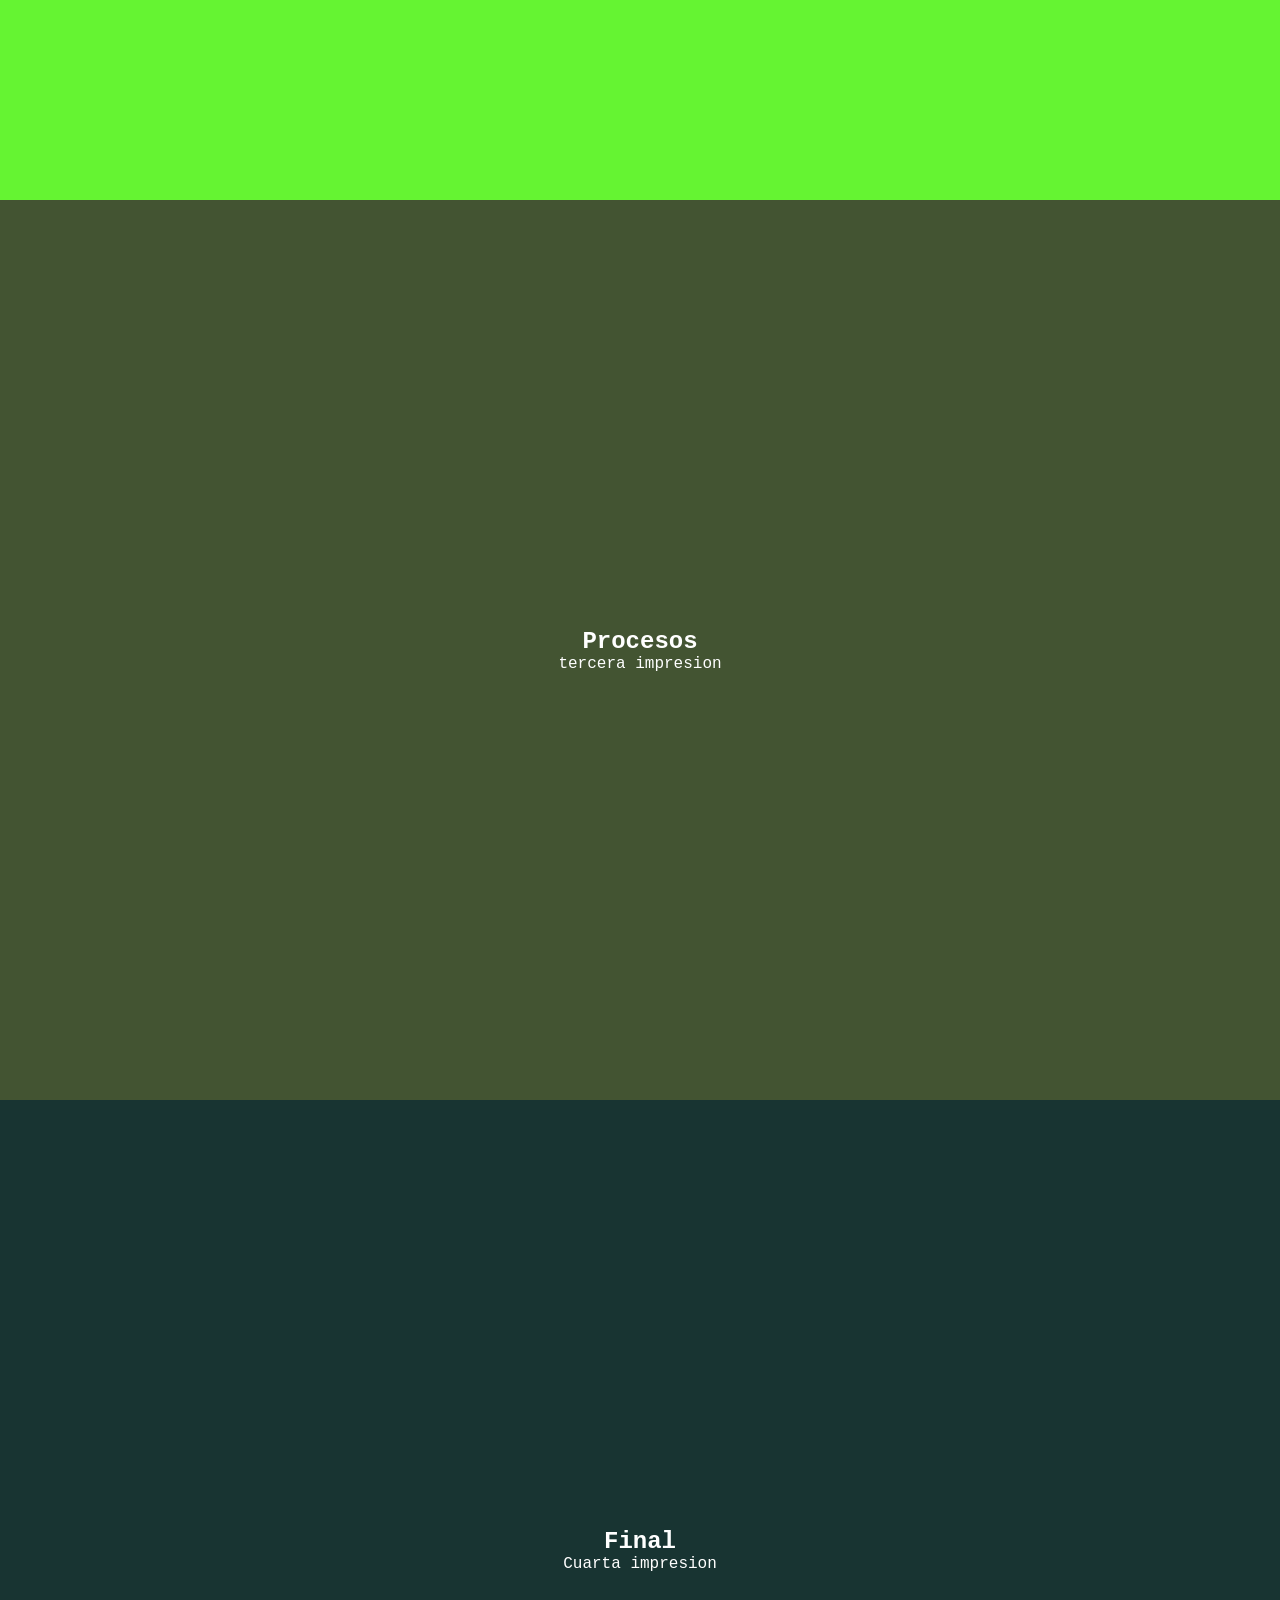
<file: Untitled-1.html>
<html lang="es">
    <head>
        <meta charset="UTF-8">
        <title>Repositorio conejo en la luna</title>
        <link rel="stylesheet" href="syless.css">
    
    </head>
    <body>
        <main>
            <!-- PRIMERA SECCION-->
             <section id="sec1" class="panel">
                <div class="content">
                    <h1>Titulo</h1>
                    <p> Primera impresion </p>
                </div>
             </section>
             <!-- Segunda SECCION-->
             <section id="sec2" class="panel">
                <div class="content">
                    <h2>Conceptos</h2>
                    <p> Segunda impresion </p>
                </div>
             </section>
             <!-- Tercera SECCION-->
             <section id="sec3" class="panel">
                <div class="content">
                    <h2>Procesos</h2>
                    <p> tercera impresion </p>
                </div>
             </section>
             <!-- cuarta SECCION-->
             <section id="sec4" class="panel">
                <div class="content">
                    <h2>Final</h2>
                    <p> Cuarta impresion </p>
                </div>
             </section>
        </main>
    </body>
</html>
</file>
<file: styleCon.css>
/* ESTILOS GENERALES */
* {
    margin: 0;
    padding: 0;
    box-sizing: border-box;
}

body {
    background-color: #0B0723; /* Azul casi negro */
    font-family: 'Sen', sans-serif;
    height: 300vh; /* Altura para hacer scroll */
    overflow-x: hidden;
}

/* CONTENEDOR QUE SE QUEDA FIJO (STICKY) */
.pantalla-fija {
    position: sticky;
    top: 0;
    height: 100vh;
    width: 100%;
    overflow: hidden;
    background: #0B0723;
}

/* ESCENA CON TODOS LOS ELEMENTOS VISUALES */
.escena {
    position: absolute;
    top: 0;
    left: 0;
    width: 100%;
    height: 100vh;
    display: flex;
    justify-content: center;
    align-items: center;
}

/* LUNA - siempre visible */
.luna {
    width: min(400px, 80%);
    position: absolute;
    z-index: 1;
    filter: drop-shadow(0 0 20px rgba(255, 255, 200, 0.3));
}

/* NUBES - se mueven con el TIEMPO (no con scroll) */
.nube {
    position: absolute;
    width: min(600px, 90%);
    left: 50%;
    transform: translate(-50%, -50%);
    z-index: 4;
    
}

.nube1 {
    top: 35%;
    animation: nubeSaleIzquierda 15s ease-out forwards;
}

@keyframes nubeSaleIzquierda {
    0% { 
        transform: translate(-50%, -50%) translateX(0);
    }
    100% { 
        transform: translate(-50%, -50%) translateX(-900px);
    }
}

.nube2 {
    top: 65%;
    animation: nubeSaleDerecha 15s ease-out forwards;
}

@keyframes nubeSaleDerecha {
    0% { 
        transform: translate(-50%, -50%) translateX(0);
        
    }
    100% { 
        transform: translate(-50%, -50%) translateX(900px);
        
    }
}

/* ==================================================== */
/* CONEJO BOTÓN - LO MÁS IMPORTANTE AHORA */
/* ==================================================== */
.enlace-conejo {
    position: absolute;
    width: min(300px, 70%);
    height: auto;
    z-index: 5; /* Por encima de todo */
    cursor: pointer;
    text-decoration: none;
    display: block;
    transition: transform 0.3s ease, filter 0.3s ease;
    
    /* Centrado perfecto */
    left: 50%;
    top: 50%;
    transform: translate(-50%, -50%);
    
    /* Efecto de "soy clickeable" */
    animation: respira 3s ease-in-out infinite;
}

/* La imagen del conejo dentro del enlace */
.conejo {
    width: 100%;
    height: auto;
    display: block;
    opacity: 0;
    animation: apareceConejo 2s ease-out forwards;
    animation-delay: 3.5s;
    filter: drop-shadow(0 0 15px rgba(255, 215, 0, 0.3));
}

/* RESPLANDOR DEL CONEJO - ahora separado */
.resplandor {
    position: absolute;
    width: min(320px, 72%);
    z-index: 2;
    opacity: 0;
    animation: apareceResplandor 2.5s ease-out forwards;
    animation-delay: 3.2s;
    filter: blur(5px);
    left: 50%;
    top: 50%;
    transform: translate(-50%, -50%);
}

/* ANIMACIONES */
@keyframes apareceConejo {
    0% { 
        opacity: 0;
        transform: scale(0.8);
    }
    100% { 
        opacity: 1;
        transform: scale(1);
    }
}

@keyframes apareceResplandor {
    0% { 
        opacity: 0;
        transform: translate(-50%, -50%) scale(0.9);
    }
    100% { 
        opacity: 0.6;
        transform: translate(-50%, -50%) scale(1.2);
    }
}

/* Animación de "respiración" para indicar que es clickeable */
@keyframes respira {
    0%, 100% { 
        transform: translate(-50%, -50%) scale(1);
    }
    50% { 
        transform: translate(-50%, -50%) scale(1.05);
    }
}

/* Efecto hover en el conejo */
.enlace-conejo:hover {
    transform: translate(-50%, -50%) scale(1.1);
    filter: drop-shadow(0 0 25px rgba(255, 215, 0, 0.6));
}

/* Efecto al hacer clic */
.enlace-conejo:active {
    transform: translate(-50%, -50%) scale(0.95);
}

/* Cuando el conejo es clickeable (después de la animación) */
.enlace-conejo.clickeable {
    animation: respira 3s ease-in-out infinite;
}

/* ==================================================== */
/* TEXTOS EN LA PARTE INFERIOR */
/* ==================================================== */
.contenedor-textos {
    position: absolute;
    bottom: 80px;
    left: 0;
    width: 100%;
    z-index: 20;
    pointer-events: none;
    text-align: center;
}

.texto-activo {
    max-width: 700px;
    margin: 0 auto;
    padding: 20px 40px;
    background: rgba(11, 7, 35, 0.7);
    backdrop-filter: blur(8px);
    border-radius: 60px;
    border: 2px solid rgba(255, 215, 140, 0.3);
    color: white;
    font-size: 1.5rem;
    line-height: 1.6;
    box-shadow: 0 10px 30px rgba(0, 0, 0, 0.5);
    transition: opacity 0.4s ease;
    opacity: 0;
    position: absolute;
    bottom: 0;
    left: 50%;
    transform: translateX(-50%);
    width: 90%;
}

.texto-activo.visible {
    opacity: 1;
}

/* INDICADOR DE SCROLL */
.scroll-indicator {
    position: absolute;
    bottom: 20px;
    left: 50%;
    transform: translateX(-50%);
    color: rgba(255, 255, 255, 0.5);
    font-size: 0.9rem;
    z-index: 30;
    animation: rebota 2s infinite;
}

@keyframes rebota {
    0%, 100% { transform: translateX(-50%) translateY(0); }
    50% { transform: translateX(-50%) translateY(-5px); }
}
</file>
<file: cultura-china.css>
* {
    margin: 0;
    padding: 0;
    box-sizing: border-box;
}

body {
    font-family: 'Sen', sans-serif;
    background-color: #ffffff; 
    height: 1100vh; 
    overflow-x: hidden;
}

/* ===CONTENEDOR STICKY === */
.pantalla-fija {
    position: sticky;
    top: 0;
    height: 100vh;
    width: 100%;
    overflow: hidden;
    background: white;
}

/* ===ESCENA (todos los elementos visuales)=== */
.escena {
    position: absolute;
    top: 0;
    left: 0;
    width: 100%;
    height: 100vh;
    z-index: 1;
}

/* Estilo base para imágenes */
img {
    position: absolute;
    opacity: 0;
    transition: opacity 0.7s ease-in-out;
    max-width: 100%;
    max-height: 100%;
    object-fit: contain;
    pointer-events: none;
}

/* Cuando un elemento está activo (clase añadida por JS) */
img.activo {
    opacity: 1;
    pointer-events: auto;
}

/* ===TIPOGRAFÍA PINCEL=== */
.titulo-pincel {
    font-family: 'Kolker Brush', cursive;
    font-size: 6rem;
    color: #5d1919;
    text-shadow: 2px 2px 4px rgba(48, 34, 34, 0.1);
    line-height: 0.8;
    margin-bottom: 20%;
}

.subtitulo {
    font-family: 'sen', sans-serif;
    font-size: 2 rem;
    letter-spacing: 4px;
    color: #200a0a;
    text-transform: uppercase;
    margin-bottom: 5%;
}

/* ===NUBES ACUARELA (Pantalla 1)=== */
.nube-agua {

    opacity: 0.6;
    filter: drop-shadow(0 0 5px rgba(0,0,0,0.05));
}

.nube-izq {
    width: 300px;
    left: 5%;
    top: 60%;
    animation: flotarIzquierda 7s ease-out forwards;
}

.nube-der {
    width: 450px;
    right: 5%;
    top: 20%;
    animation: flotarDerecha 7s ease-out forwards;
}

@keyframes flotarIzquierda {
    0%{ transform: translateX(0) translateY(0);
    opacity: 0.1; }
    50% { transform: translateX(-100px) translateY(10px);
    opacity: 1; }
    100% { transform: translateX(-200px) translateY(10px);
    opacity: 0; }
}

@keyframes flotarDerecha {
    0% { transform: translateX(0) translateY(0);
    opacity: 0.1; }
    50% { transform: translateX(100px) translateY(-10px); 
    opacity: 1; }
    100% { transform: translateX(200px) translateY(-20px);
    opacity: 0; }
}

/* ===POSICIONES DE PERSONAJES=== */
.change {
    width: 350px;
    right: 5%;
    bottom: 10%;
}

/* Animales (Pantalla 3) */
.animal {
    max-width: 300px;
    bottom: 40%;
}

.mono {
    left: 10%;
    top: 20%;
    transition-delay: 0.5s;
    width: 290px;
}

.zorro {
    left: 38%;
    top: 20%;
    transition-delay: 1s;
    width: 220px;
}

.conejo-pequeno {
    left: 67%;
    top:35%;
    transition-delay:1.5s;
    width: 130px;
}

/* Anciano (Pantalla 4 y 9) */
.fondo-completo {
    width: 100%;
    height: 100%;
    object-fit: cover;
    top: 0;
    left: 0;
}

/* Objetos (Pantalla 5) */
.objeto {
    
    bottom: 45%;
}

.fruta {
    left: 25%;
    width: 400px;
    transition-delay: 0.5s;
}

.pescado {
    left: 50%;
    width: 260px;
    transition-delay: 1s;
}

/* Conejo pensando (Pantalla 6) */
.conejo-pensando {
    width: 240px;
    right: 30%;
    bottom: 18%;
}

.idea {
    width: 60px;
    right: 46%;
    top: 13%;
    opacity: 0;
    transition: opacity 0.8s ease-in-out;
}

.idea.activo {
    opacity: 1;
    animation: brillar 2s ease-in-out infinite;
}
@keyframes brillar {
    0% { opacity:0 ; transform: scale(1); }
    50% { opacity: 1; transform: scale(1.5); }
    100% { opacity: 0; transform: scale(1); }
}




/* Conejo sentado (Pantalla 7) */
.conejo-sentado {
    width: 250px;
    left: 20%;
    bottom: 15%;
}

/* Escena del fuego (Pantalla 8) */
.escena-fuego {
    z-index: 1;
}

.fogata {
    width: 250px;
    bottom: 28%;
    right: 26%;
    z-index: 2;
}

.conejo-salto {
    width: 120px;
    left: 10%;
    bottom: 15%;
    z-index: 3;
    transition: all 6s cubic-bezier(1, 2, 3, 4);
}

.conejo-salto.activo {
    transform: translate(450px, -400px) scale(1.2);
}

/* Conejo en luna (Pantalla 10) */
.conejo-luna {
    z-index: 2;
}

/* Conejo lunar final (Pantalla 11) */
.conejo-lunar-final {
    width: 450px;
    right: 20%;
    bottom: 20%;
    z-index: 3;
}



/* ===BOTÓN DE CERÁMICA FINAL=== */
.boton-ceramica {
    position: fixed !important; 
    top: 50% !important;
    left: 50% !important;
    transform: translate(-50%, -50%) scale(0) !important;
    width: 150px !important;
    height: auto !important;
    z-index: 999999 !important; 
    opacity: 0 !important;
    transition: all 0.5s ease !important;
    pointer-events: none !important;
    cursor: pointer !important;
    display: block !important;
    visibility: visible !important;
}

.boton-ceramica.activo {
    opacity: 1 !important;
    transform: translate(-50%, -50%) scale(1) !important;
    pointer-events: auto !important;
}

.boton-ceramica img {
    width: 100% !important;
    height: auto !important;
    opacity: 1 !important;
    display: block !important;
    filter: drop-shadow(0 10px 20px rgba(0,0,0,0.5)) !important;
}


.mancha-tinta.activa {
    z-index: 99999 !important; 
}

/* ===TEXTOS=== */
.contenedor-textos {
    position: absolute;
    bottom: 0%;
    left: 0;
    width: 100%;
    z-index: 50;
    pointer-events: none;
    text-align: center;
}

.texto-activo {
    max-width: 700px;
    margin: 0 auto;
    padding: 20px 40px;
    background: rgba(245, 240, 232, 0.7);
    backdrop-filter: blur(8px);
    border-radius: 20px;
    color: #2D3E4F;
    font-size: 1.3rem;
    line-height: 1.6;
    box-shadow: 0 10px 30px rgba(0, 0, 0, 0.05);
    transition: opacity 0.8s ease;
    opacity: 0;
    position: absolute;
    bottom: 0;
    left: 50%;
    transform: translateX(-50%);
    width: 90%;
    border: 1px solid rgba(109, 76, 65, 0.1);
}

.texto-activo.visible {
    opacity: 0.7;
}

.texto-izquierda {
    left: 10%;
    max-width: 400px;
    transform: translateX(0);
    margin-bottom: 15%;
    text-align: left;
}

.texto-derecha {
    left: auto;
    right: 10%;
    max-width: 400px;
    margin-bottom: 15%;
    transform: translateX(0);
    text-align: right;
}

.texto-inferior {
    bottom: 80px;
    text-align: center;
}

.titulo-principal {
    background: transparent;
    backdrop-filter: none;
    box-shadow: none;
    border: none;
}

/* ===INDICADOR SCROLL=== */
.scroll-indicator {
    position: absolute;
    bottom: 20px;
    left: 50%;
    transform: translateX(-50%);
    font-size: 2rem;
    color: #6D4C41;
    opacity: 0.8;
    z-index: 100;
    animation: rebota 1.5s infinite;
}

@keyframes rebota {
    0%, 100% { transform: translateX(-50%) translateY(0); }
    50% { transform: translateX(-50%) translateY(-5px); }
}

.pantalla-final {
    position: fixed;
    top: 0;
    left: 0;
    width: 100%;
    height: 100vh;
    z-index: 10000;
    opacity: 0;
    pointer-events: none;
    transition: opacity 1s ease;
}

.pantalla-final.visible {
    opacity: 1;
    pointer-events: auto;
}

.fondo-negro {
    position: absolute;
    top: 0;
    left: 0;
    width: 100%;
    height: 100%;
    background: black;
}

.boton-final {
    position: absolute;
    top: 50%;
    left: 50%;
    transform: translate(-50%, -50%);
    text-align: center;
    text-decoration: none;
    color: white;
}

.boton-final img {
    width: 150px;
    filter: drop-shadow(0 0 20px gold);
    transition: transform 0.3s;
}

.boton-final img:hover {
    transform: scale(1.1);
}

.boton-final span {
    display: block;
    margin-top: 20px;
    font-family: 'Sen', sans-serif;
    font-size: 1.2rem;
    color: white;
}
/* ==========================================
   INDICADOR DE PUNTITOS
   ========================================== */
.puntitos-container {
    position: fixed;
    right: 20px;
    top: 50%;
    transform: translateY(-50%);
    display: flex;
    flex-direction: column;
    gap: 12px;
    z-index: 10000;
}

.puntito {
    width: 10px;
    height: 10px;
    border-radius: 50%;
    background: rgba(255,255,255,0.3);
    border: 1px solid rgba(212, 107, 58, 0.5);
    transition: all 0.3s ease;
    cursor: pointer;
}

.puntito-activo {
    background: #D46B3A;
    transform: scale(1.3);
    box-shadow: 0 0 10px #D46B3A;
}
</file>
<file: cultura-mexica.css>
/* ==========================================
   CULTURA MEXICA - EL CONEJO QUE TOCÓ LA LUNA
   ========================================== */

* {
    margin: 0;
    padding: 0;
    box-sizing: border-box;
}

body {
    font-family: 'Sen', sans-serif;
    background-color: #2D1B0F;
    height: 1000vh; /* Altura para scroll */
    overflow-x: hidden;
}

.pantalla-fija {
    position: sticky;
    top: 0;
    height: 100vh;
    width: 100%;
    overflow: hidden;
    background: #2D1B0F;
}

/* ==========================================
   ESCENA - TODAS LAS IMÁGENES
   ========================================== */
.escena {
    position: absolute;
    top: 0;
    left: 0;
    width: 100%;
    height: 100vh;
    z-index: 1;
}

img {
    position: absolute;
    opacity: 0;
    transition: opacity 0.8s ease-in-out, transform 1s ease-in-out, left 0.8s ease-in-out, right 0.8s ease-in-out, bottom 0.8s ease-in-out;
    max-width: 100%;
    max-height: 100%;
    object-fit: contain;
    pointer-events: none;
}

img.activo {
    opacity: 1;
}

/* Fondo textura (siempre visible) */
.fondo-textura {
    width: 100%;
    height: 100%;
    object-fit: cover;
    opacity: 1;
    z-index: 0;
}

/* Mapa del mundo */
.mapa {
    width: 0%;
    height: auto;
    top: 50%;
    left: 50%;
    transform: translate(-50%, -50%);
    transition: width 0.5s ease-in-out;
    z-index: 1;
}

.mapa.activo {
    width: 80%;
}

.suelo {
    width: 100%;
    height: 15%;
    bottom: 0;
    left: 0;
    object-fit: cover;
    z-index: 10;
    opacity: 0;
    transition: opacity 0.5s ease;
}

.suelo.activo {
    opacity: 1;
}

/* Río */
.rio {
    left: 100%;
    transition: left 1s ease-in-out;
}

.rio.activo {
    left: 0;
}

/* Quetzalcóatl */
.quetzal {
    width: 180px;
    bottom: 15%;
    left: -150px;
    z-index: 20;
    transition: left 1s ease-in-out, bottom 1s ease-in-out, transform 1s ease-in-out;
}

.quetzal.activo {
    left: 10%;
}

.quetzal.avanza-40 {
    left: 30%;
}

.quetzal.avanza-50 {
    left: 45%;
}

.quetzal.montana {
    left: 40%;
    bottom: 30%;
    transform: rotate(15deg);
}

.quetzal.fuera {
    left: 110%;
}

/* Sol y luna */
.sol, .luna {
    width: 120px;
    top: 10%;
 transition: opacity 5s ease-in-out;
}

.sol {
    left: 10%;
   
    
}

.luna {
    right: 10%;
    
}

/* Parpadeo */
@keyframes parpadeo {
    0%, 100% { opacity: 1; }
    50% { opacity: 0.2; }
}

.sol.activo {
    animation: parpadeo 3s infinite;
}
.luna.activo {
    animation: parpadeo 3s infinite;
    animation-delay: 1.5s ;
}


/* Montaña */
.montana {
    width: 200px;
    bottom: 14%;
    right: -200px;
    z-index: 15;
    transition: right 0.8s ease-in-out;
}

.montana.activo {
    right: 50%;
}

/* Ideogramas de voz */
.voz {
    width: 50px;
    z-index: 30;
}

.voz-derecha {
    right:40%;
    top: 60%;
}

.voz-izquierda {
    left: 58%;
    top: 65%;
}

/* Conejo */
.conejo {
    width: 100px;
    right: -100px;
    bottom: 15%;
    z-index: 25;
    transition: right 0.6s ease-in-out, width 0.3s ease-in-out;
}

.conejo.activo {
    right: 30%;
}

.conejo.grande {
    width: 120px;
}

/* Manos sosteniendo conejo */
.manos {
    width: 500px;
    right: 10%;
    bottom: 0%;
    z-index: 30;
}

/* Conejo en luna final */
.conejo-luna-final {
    width: 550px;
    right: 10%;
    bottom: 15%;
    z-index: 30;
}

/* ==========================================
   TEXTOS (formato similar a China)
   ========================================== */

.texto-activo {
    max-width: 500px;
    padding: 20px 30px;
    background: rgba(45, 27, 15, 0.8);
    backdrop-filter: blur(5px);
    border-radius: 20px;
    color: #F5E6D3;
    font-size: 1.2rem;
    line-height: 1.6;
    border: 1px solid #D46B3A;
    transition: opacity 0.5s ease;
    opacity: 0;
    position: absolute;
}

.texto-activo.visible {
    opacity: 1;
}

.texto-inferior {
    bottom: 20%;
    left: 50%;
    transform: translateX(-50%);
    text-align: center;
}

.texto-superior {
    top: 5%; 
    left: 50%;
    transform: translateX(-50%);
    text-align: center;
}

.texto-superior-derecho {
    top: 5%; 
    right: 5%;
    text-align: right;
}
.contenedor-textos {
    position: absolute;
    top: 0; 
    left: 0;
    width: 100%;
    height: 100vh; 
    z-index: 100;
    pointer-events: none;
}
.texto-izquierda {
    left: 5%;
    bottom: 20%;
    text-align: left;
}

.texto-centro {
    top: 37%;
    left: 50%;
    transform: translateX(-50%);
    text-align: center;
}

.titulo-principal {
    
    background: transparent;
    backdrop-filter: none;
    border: none;
    text-align: center;
    left: 50%;
    transform: translateX(-50%);
    top: 40%;
}

.titulo-pincel {
    font-family: 'Kolker Brush', cursive;
    font-size: 5rem;
    color: #680707;
    text-shadow: 2px 2px 4px rgba(10, 10, 10, 0.5);
    margin-bottom: 10px;
}

.titulo-principal .subtitulo {
    font-size: 2rem;
    font-family: 'sen', sans-serif;
    color: #502715;
    letter-spacing: 2px;
}

/* ==========================================
   PANTALLA FINAL
   ========================================== */
.pantalla-final {
    position: fixed;
    top: 0;
    left: 0;
    width: 100%;
    height: 100vh;
    z-index: 1000;
    opacity: 0;
    pointer-events: none;
    transition: opacity 1s ease;
}

.pantalla-final.visible {
    opacity: 1;
    pointer-events: auto;
}

.fondo-negro {
    position: absolute;
    top: 0;
    left: 0;
    width: 100%;
    height: 100%;
    background: black;
}

.boton-final {
    position: absolute;
    top: 50%;
    left: 50%;
    transform: translate(-50%, -50%);
    text-align: center;
    text-decoration: none;
    color: white;
}

.boton-final img {
    width: 150px;
    opacity: 1;
    filter: drop-shadow(0 0 20px #D46B3A);
    transition: transform 0.3s;
}

.boton-final img:hover {
    transform: scale(1.1);
}

.boton-final span {
    display: block;
    margin-top: 20px;
    font-size: 1.2rem;
    color: white;
}

/* ==========================================
   INDICADOR SCROLL
   ========================================== */
.scroll-indicator {
    position: absolute;
    bottom: 20px;
    left: 50%;
    transform: translateX(-50%);
    font-size: 2rem;
    color: #D46B3A;
    opacity: 0.5;
    z-index: 50;
    animation: rebota 1.5s infinite;
}

@keyframes rebota {
    0%, 100% { transform: translateX(-50%) translateY(0); }
    50% { transform: translateX(-50%) translateY(-5px); }
}

/* ==========================================
   ASEGURAR QUE TEXTOS ESTÉN SOBRE IMÁGENES
   ========================================== */

.texto-activo {
    z-index: 1001; /* AÚN MÁS ALTO */
    position: absolute;
    /* El resto de tus estilos se mantienen */
}

/* Específico para textos superiores */
.texto-superior,
.texto-superior-derecho {
    z-index: 1002; /* MÁXIMO */
}

/* ==========================================
   INDICADOR DE PUNTITOS
   ========================================== */
.puntitos-container {
    position: fixed;
    right: 20px;
    top: 50%;
    transform: translateY(-50%);
    display: flex;
    flex-direction: column;
    gap: 12px;
    z-index: 10000;
}

.puntito {
    width: 10px;
    height: 10px;
    border-radius: 50%;
    background: rgba(255,255,255,0.3);
    border: 1px solid rgba(212, 107, 58, 0.5);
    transition: all 0.3s ease;
    cursor: pointer;
}

.puntito-activo {
    background: #D46B3A;
    transform: scale(1.3);
    box-shadow: 0 0 10px #D46B3A;
}
</file>
<file: estante.css>
* {
    margin: 0;
    padding: 0;
    box-sizing: border-box;
}

body {
    font-family: 'Sen', sans-serif;
    background-color: #0B0723; 
    min-height: 100vh;
    display: flex;
    justify-content: center;
    align-items: center;
    padding: 20px;
}

.estante-container {
    position: relative; /* Cambiado de absolute a relative */
    width: 100%;
    max-width: 1200px;
    aspect-ratio: 16/9; 
    margin: 0 auto; /* Centrar */
    background-image: url('img/estante.png');
    background-size: 100% 100%; /* FORZAR tamaño exacto */
    background-position: center;
    background-repeat: no-repeat;
    display: flex;
    justify-content: center;
    align-items: center;
}




.grid-objetos {
    display: grid;
    grid-template-columns: repeat(3, 1fr);
    grid-template-rows: repeat(2, 1fr);
    gap: min(40px, 5%);
    width: 90%;
    height: 88%;
    position: relative;
    z-index: 2;
    align-items: end; 
}
.celda-objeto {
    display: flex;
    justify-content: center; /* Centra horizontalmente */
    align-items: end; /* Alinea al fondo de cada celda */
    position: relative;
    height: 100%; /* Ocupa toda la altura de la celda */
}

.objeto-link {
    display: flex;
    flex-direction: column;
    align-items: center;
    text-decoration: none;
    position: relative;
    margin-bottom: 0; /* Asegura que no hay margen extra */
}

.objeto {
    display: block;
    width: 100%;
    max-width: 230px;
    transition: all 0.3s ease;
    cursor: pointer;
    filter: drop-shadow(0 5px 10px rgba(0, 0, 0, 0.3));
    animation: apareceObjeto 0.5s ease forwards;
    opacity: 0;
    
    /* IMPORTANTE: Elimina cualquier espacio extra debajo de la imagen */
   
}


/* Diferentes delays para cada objeto (efecto escalera) */
.celda-objeto:nth-child(1) .objeto { animation-delay: 0.1s; }
.celda-objeto:nth-child(2) .objeto { animation-delay: 0.2s; }
.celda-objeto:nth-child(3) .objeto { animation-delay: 0.3s; }
.celda-objeto:nth-child(4) .objeto { animation-delay: 0.4s; }
.celda-objeto:nth-child(5) .objeto { animation-delay: 0.5s; }
.celda-objeto:nth-child(6) .objeto { animation-delay: 0.6s; }

@keyframes apareceObjeto {
    from {
        opacity: 0;
        transform: translateY(20px);
    }
    to {
        opacity: 1;
        transform: translateY(0);
    }
}

/* ==========================================
   EFECTOS INTERACTIVOS
   ========================================== */
.objeto:hover {
    transform: scale(1.15);
    filter: drop-shadow(0 10px 20px rgba(255, 215, 0, 0.5));
}

.objeto:active {
    transform: scale(0.95);
}

/* ==========================================
   TOOLTIPS (NOMBRES DE LAS CULTURAS)
   ========================================== */
.objeto-tooltip {
    position: absolute;
    bottom: -30px; 
    left: 50%;
    transform: translateX(-50%);
    background: rgba(11, 7, 35, 0.8);
    backdrop-filter: blur(5px);
    color: white;
    padding: 5px 15px;
    border-radius: 30px;
    font-size: 0.8rem;
    border: 1px solid rgba(240, 178, 122, 0.5);
    white-space: nowrap;
    opacity: 0;
    transition: opacity 0.3s ease;
    pointer-events: none;
    z-index: 10;
}

.celda-objeto:hover .objeto-tooltip {
    opacity: 1;
}

#objeto-africa {
    max-height: 300px;
    width: auto;
    margin-bottom: 45px;
}

#objeto-japon {
    max-height: 300px;
    margin-bottom: 35px;
    width: auto;
}

#objeto-mexica {
    margin-bottom: -10px; 
}
#objeto-china {
    margin-bottom: 10px; 
}
#objeto-conejo {
    margin-bottom: 45px; 
}
#objeto-shama {
    margin-bottom: 45px; 
}
</file>
<file: syless.css>
/*comentario*/
/*selector universal*/
*{
    margin: 0;
    padding: 0;
    box-sizing: border-box;
}
html{scroll-behavior: smooth;
}
body{
    font-family: 'Courier New', Courier, monospace;
    color: white;
}
/*NAV*/
.main-header{
    position:fixed;
    width: 100%;
    top: 0%;
    z-index: 1000;
}
.nav{
    background: rgba(red, green, blue, alpha);
    backdrop-filter: blur (8px);
}
.nav-list{
    display: flex;
    justify-content: center;
    gap: 2rem;
    list-style: none;
    padding: 1rem;
}
.nav a{
    text-decoration: none;
    color: white;
    font-weight: bold;
    transition: opacity 0.3s ease;
}
.nav a:hover{
    opacity: 0.6;

}

/*Secciones*/
.panel{
    height: 100vh;
    display: flex;
    justify-content: center;
    align-items: center;
    padding: 2rem;
}

#sec1{    background: #fff032;}
#sec2{    background: #65f432;}
#sec3{    background: #435432;}
#sec4{    background: #183432;}

/*contenido*/
.content{
    text-align: center;
    max-width: 600px;
    animation: fadeUp 3s ease forwards;
}

/*Animacion*/
@keyframes fadeUp{
   from{
    opacity: 0;
    transform: translateY(40px);
   }
   to{
    opacity: 1;
    transform: translateY(0);
   }
}
</file>
